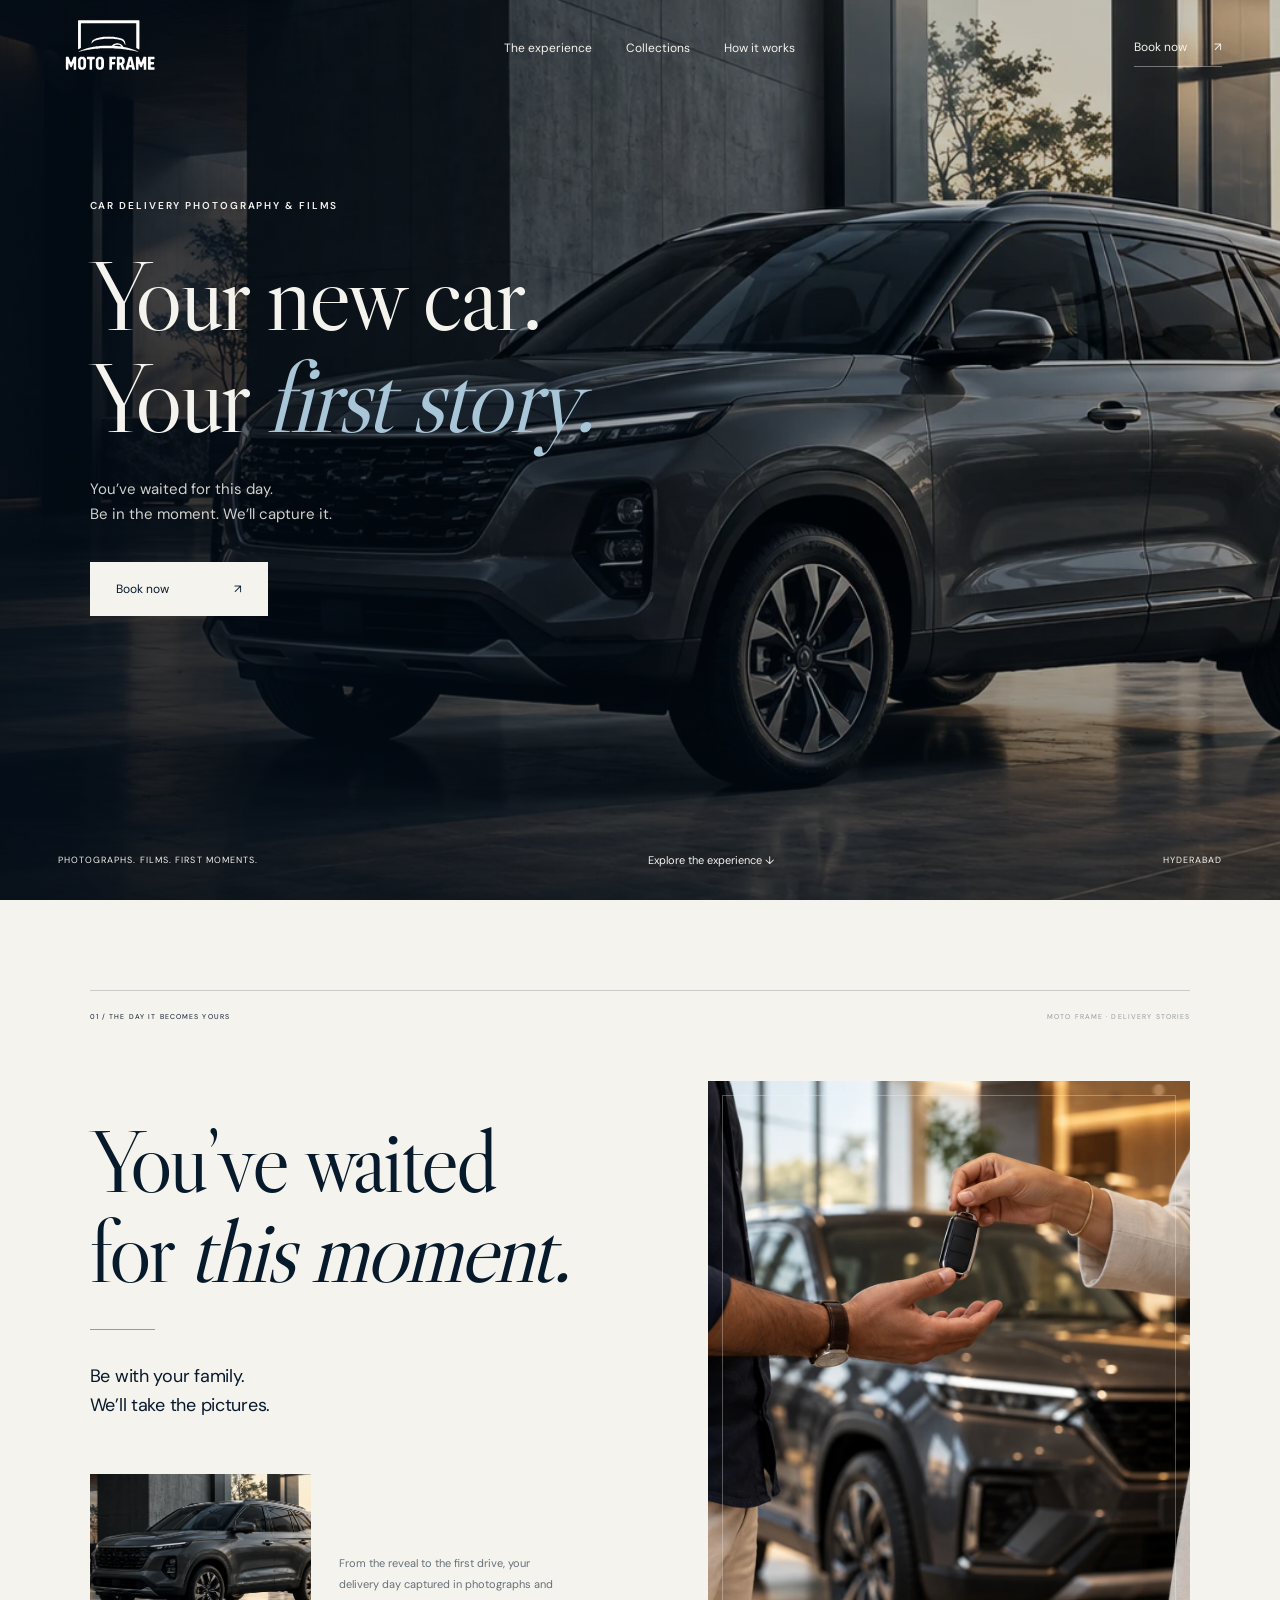
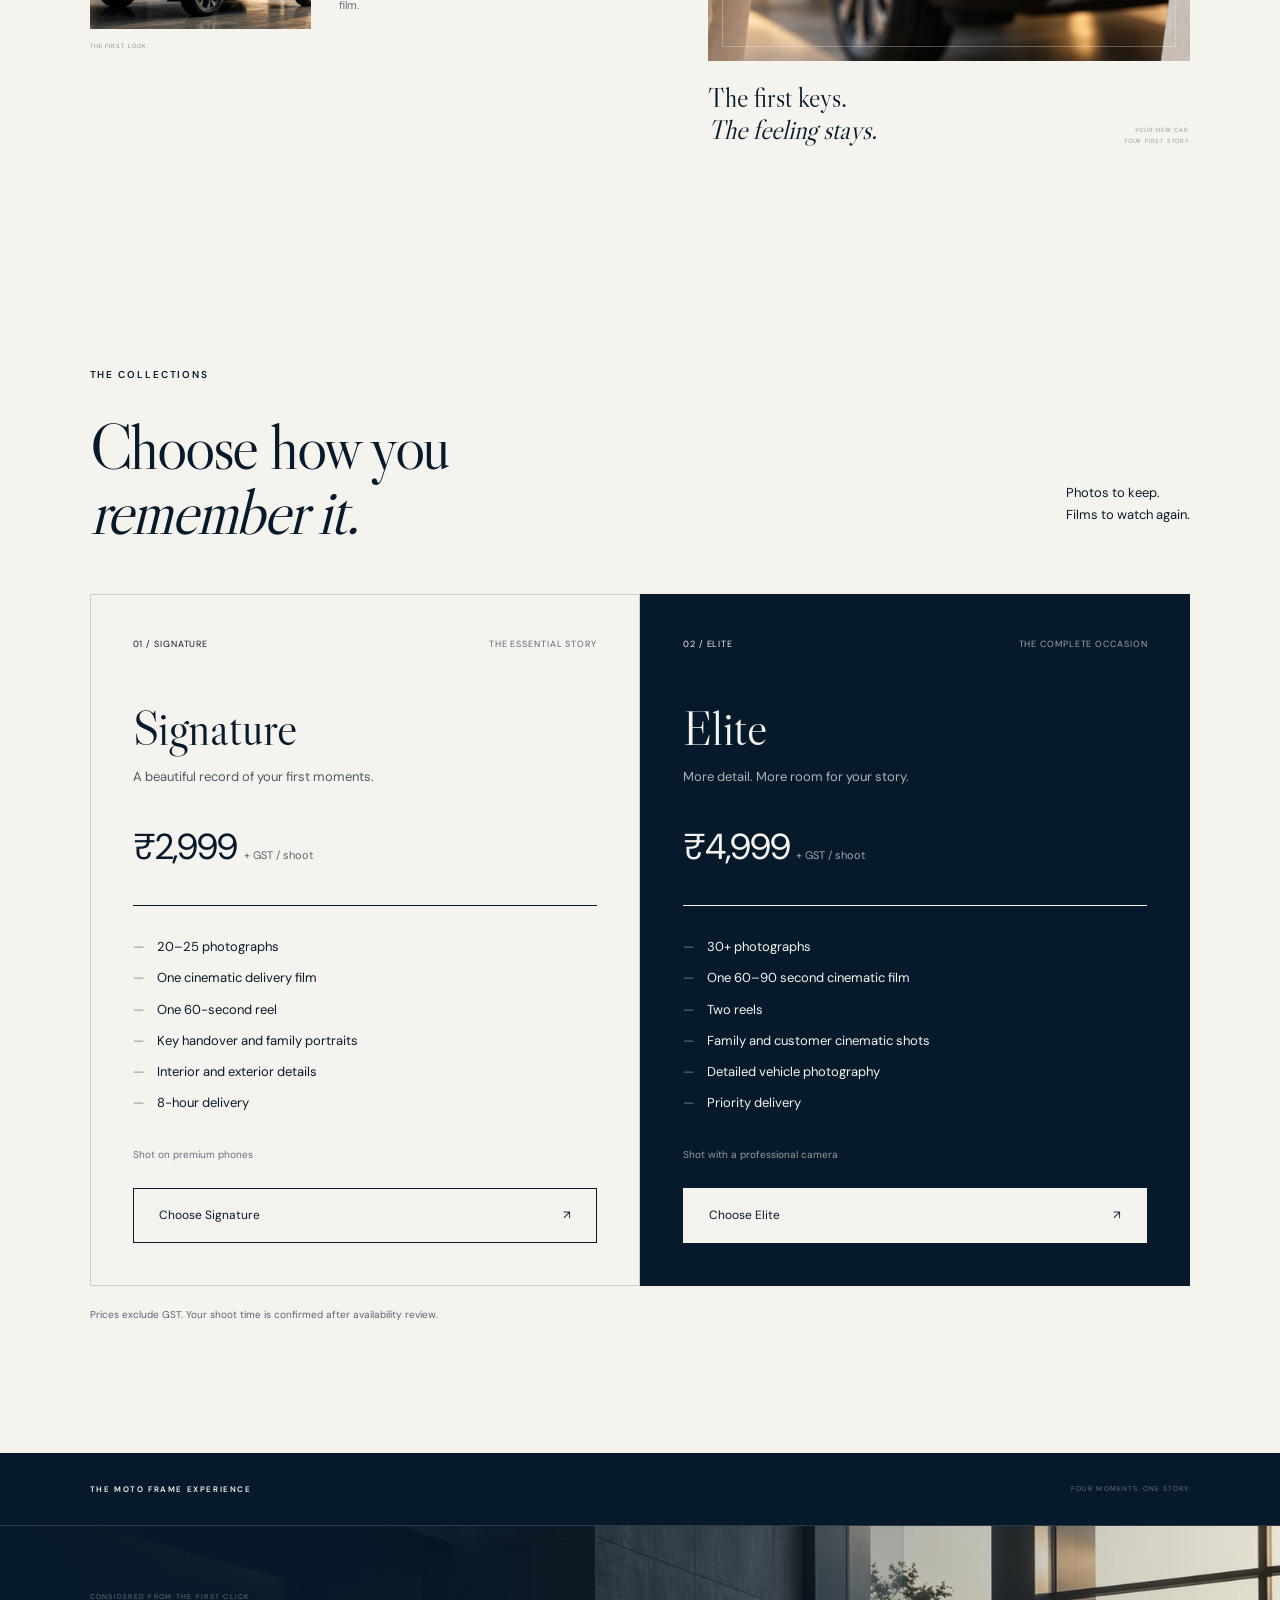
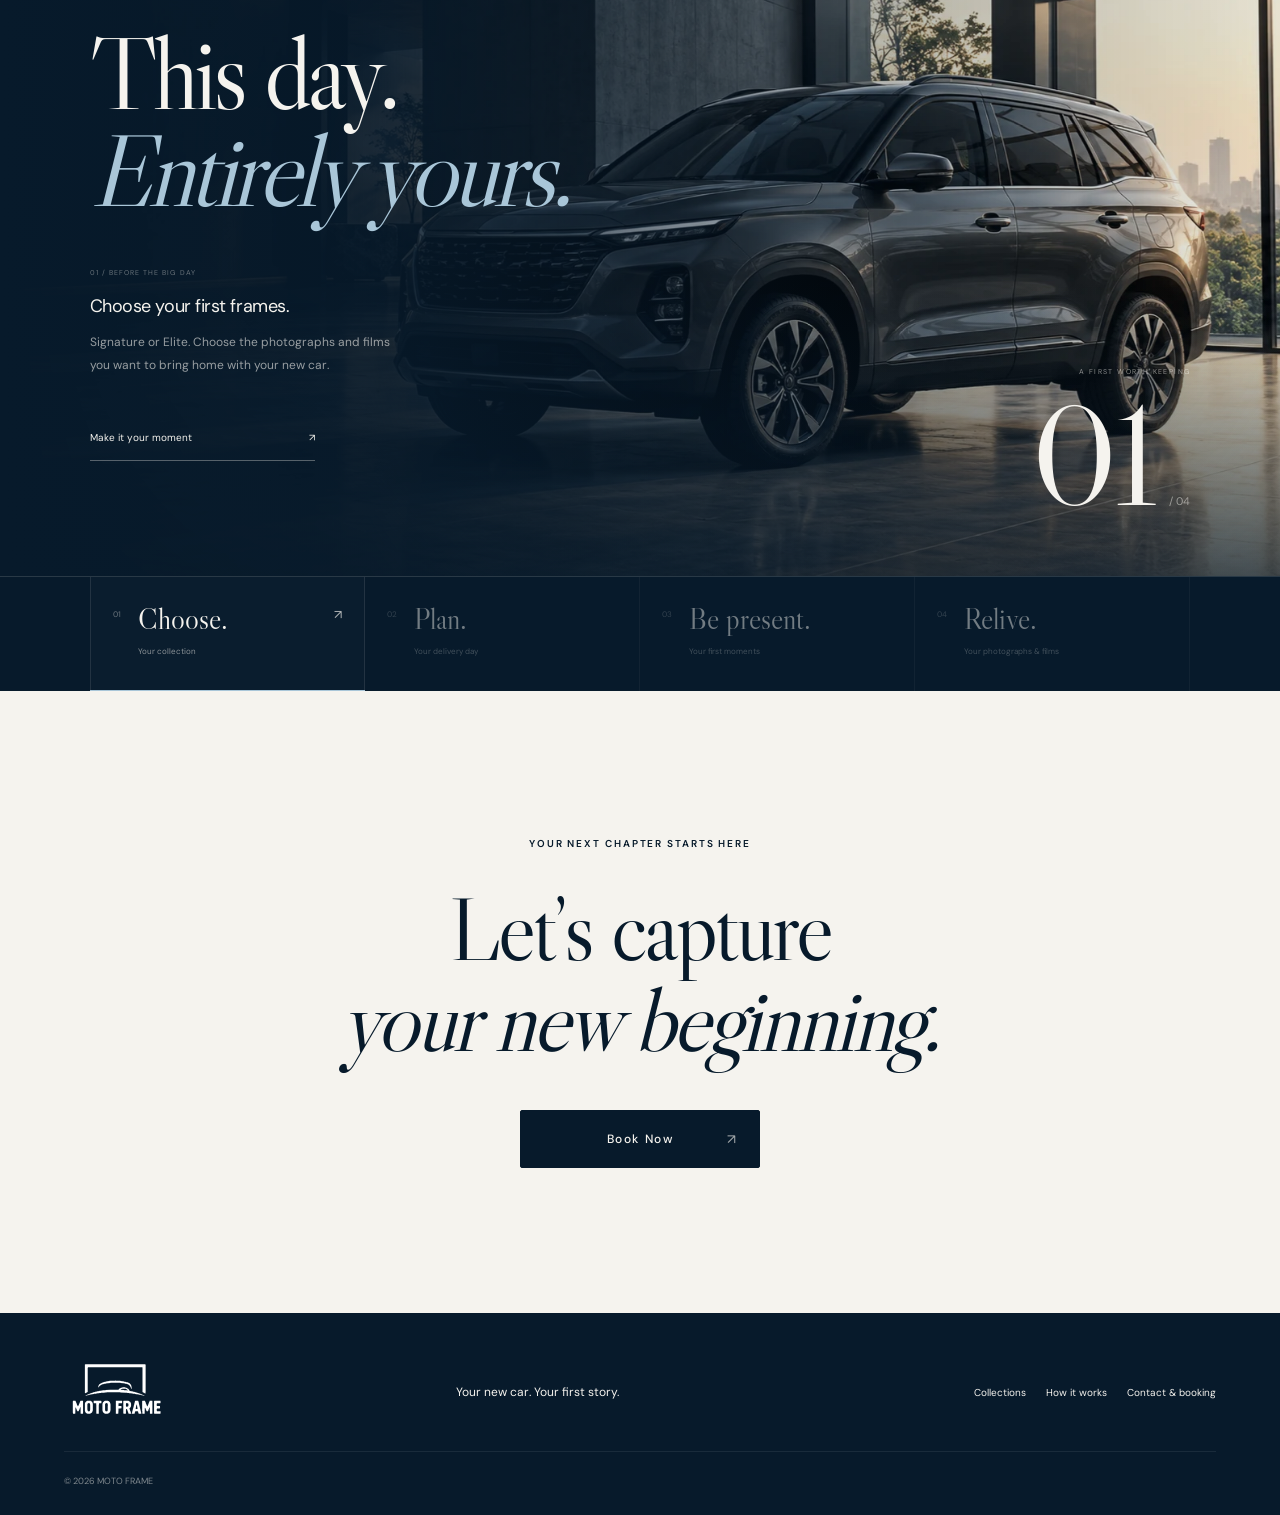
<file: index.html>
<!doctype html><html lang="en"><head><meta charset="utf-8"><meta name="viewport" content="width=device-width,initial-scale=1"><title>MOTO FRAME — Your new car. Your first story.</title><meta name="description" content="Premium car delivery photography and cinematic films. Discover Signature and Elite experiences with MOTO FRAME."><meta property="og:title" content="MOTO FRAME — Your first story"><meta property="og:description" content="Your delivery day, beautifully remembered."><meta property="og:type" content="website"><meta property="og:image" content="https://moto-frame-studio.nextzenaistrategix.chatgpt.site/assets/hero.webp"><meta name="theme-color" content="#071a2b"><link rel="stylesheet" href="style.css"><script src="app.js" defer></script></head><body><a class="skip" href="#main">Skip to content</a><header><a href="index.html" aria-label="MOTO FRAME home"><img class="logo" src="assets/logo.svg" alt="MOTO FRAME" width="122" height="78"></a><nav id="site-navigation" aria-label="Main navigation"><a href="#experience">The experience</a><a href="#collections">Collections</a><a href="#process">How it works</a></nav><a class="nav-cta" href="booking.html">Book now <span>↗</span></a><button type="button" class="menu-toggle" aria-label="Open navigation" aria-expanded="false" aria-controls="site-navigation"><span></span><span></span></button></header><main id="main"><section class="hero"><img class="hero-image" src="assets/hero.webp" alt="Graphite SUV in a quiet architectural showroom" fetchpriority="high"><div class="shade"></div><div class="hero-copy"><p class="eyebrow">CAR DELIVERY PHOTOGRAPHY & FILMS</p><h1>Your new car.<br>Your <em>first story.</em></h1><p>You’ve waited for this day.<br>Be in the moment. We’ll capture it.</p><a class="button light magnetic" href="booking.html">Book now <span>↗</span></a></div><div class="hero-bottom"><span>PHOTOGRAPHS. FILMS. FIRST MOMENTS.</span><a href="#experience">Explore the experience ↓</a><span>HYDERABAD</span></div></section><section class="story-spread" id="experience" aria-labelledby="story-heading"><div class="story-overline reveal"><span>01 / THE DAY IT BECOMES YOURS</span><span>MOTO FRAME · DELIVERY STORIES</span></div><div class="story-layout"><div class="story-copy"><h2 class="reveal" id="story-heading">You’ve waited<br>for <em>this moment.</em></h2><div class="story-fine-rule reveal" aria-hidden="true"></div><p class="story-lead reveal">Be with your family.<br>We’ll take the pictures.</p><div class="story-bottom"><figure class="story-cutaway reveal"><div><img src="assets/hero.webp" alt="A graphite SUV ready for its delivery day" loading="lazy" width="1900" height="821"></div><figcaption>THE FIRST LOOK.</figcaption></figure><div class="story-aside reveal"><p>From the reveal to the first drive, your delivery day captured in photographs and film.</p></div></div></div><figure class="story-portrait reveal"><div class="story-photo"><img src="assets/first-keys.webp" alt="Close-up of hands passing an unbranded car key in a contemporary showroom" loading="lazy" width="1024" height="1280"><span class="story-photo-line" aria-hidden="true"></span></div><figcaption><span>The first keys.<br><em>The feeling stays.</em></span><span class="story-caption-detail">YOUR NEW CAR.<br>YOUR FIRST STORY.</span></figcaption></figure></div></section><section class="section collections" id="collections"><div class="section-heading reveal"><div><p class="eyebrow">THE COLLECTIONS</p><h2>Choose how you<br><em>remember it.</em></h2></div><p>Photos to keep.<br>Films to watch again.</p></div><div class="package-grid"><article class="package reveal"><div class="package-top"><span>01 / SIGNATURE</span><span class="tag">THE ESSENTIAL STORY</span></div><h3>Signature</h3><p class="package-description">A beautiful record of your first moments.</p><p class="price">₹2,999 <small>+ GST / shoot</small></p><ul><li>20–25 photographs</li><li>One cinematic delivery film</li><li>One 60-second reel</li><li>Key handover and family portraits</li><li>Interior and exterior details</li><li>8-hour delivery</li></ul><p class="equipment">Shot on premium phones</p><a class="button outline" href="booking.html?package=Signature">Choose Signature <span>↗</span></a></article><article class="package featured reveal"><div class="package-top"><span>02 / ELITE</span><span class="tag">THE COMPLETE OCCASION</span></div><h3>Elite</h3><p class="package-description">More detail. More room for your story.</p><p class="price">₹4,999 <small>+ GST / shoot</small></p><ul><li>30+ photographs</li><li>One 60–90 second cinematic film</li><li>Two reels</li><li>Family and customer cinematic shots</li><li>Detailed vehicle photography</li><li>Priority delivery</li></ul><p class="equipment">Shot with a professional camera</p><a class="button light" href="booking.html?package=Elite">Choose Elite <span>↗</span></a></article></div><p class="fine">Prices exclude GST. Your shoot time is confirmed after availability review.</p></section><section class="signature-experience" id="process" aria-labelledby="signature-title"><div class="signature-topline"><p class="eyebrow">THE MOTO FRAME EXPERIENCE</p><span>FOUR MOMENTS. ONE STORY.</span></div><div class="signature-stage" data-phase="0"><div class="signature-image" aria-hidden="true"><img src="assets/hero.webp" alt="" loading="lazy" width="1900" height="821"></div><div class="signature-veil" aria-hidden="true"></div><div class="signature-content"><p class="signature-kicker">CONSIDERED FROM THE FIRST CLICK</p><h2 id="signature-title">This day.<br><em>Entirely yours.</em></h2><div class="signature-panel" role="tabpanel" id="experience-panel" aria-labelledby="experience-tab-0" tabindex="0"><span class="signature-chapter" id="experience-chapter">01 / BEFORE THE BIG DAY</span><h3 id="experience-heading">Choose your first frames.</h3><p id="experience-description">Signature or Elite. Choose the photographs and films you want to bring home with your new car.</p></div><a class="signature-link" href="booking.html">Make it your moment <span>↗</span></a></div><div class="signature-caption" aria-hidden="true"><span>A FIRST WORTH KEEPING</span><strong id="experience-number">01</strong><small>/ 04</small></div></div><div class="signature-timeline" role="tablist" aria-label="Your MOTO FRAME experience"><button id="experience-tab-0" type="button" role="tab" aria-controls="experience-panel" aria-selected="true" tabindex="0" data-experience-tab="0"><span class="timeline-number">01</span><span class="timeline-label">Choose.<small>Your collection</small></span><span class="timeline-arrow" aria-hidden="true">↗</span></button><button id="experience-tab-1" type="button" role="tab" aria-controls="experience-panel" aria-selected="false" tabindex="-1" data-experience-tab="1"><span class="timeline-number">02</span><span class="timeline-label">Plan.<small>Your delivery day</small></span><span class="timeline-arrow" aria-hidden="true">↗</span></button><button id="experience-tab-2" type="button" role="tab" aria-controls="experience-panel" aria-selected="false" tabindex="-1" data-experience-tab="2"><span class="timeline-number">03</span><span class="timeline-label">Be present.<small>Your first moments</small></span><span class="timeline-arrow" aria-hidden="true">↗</span></button><button id="experience-tab-3" type="button" role="tab" aria-controls="experience-panel" aria-selected="false" tabindex="-1" data-experience-tab="3"><span class="timeline-number">04</span><span class="timeline-label">Relive.<small>Your photographs & films</small></span><span class="timeline-arrow" aria-hidden="true">↗</span></button><span class="signature-progress" aria-hidden="true"></span></div></section><section class="final section reveal"><p class="eyebrow">YOUR NEXT CHAPTER STARTS HERE</p><h2>Let’s capture<br><em>your new beginning.</em></h2><a class="button dark magnetic book-now-premium" href="booking.html"><span class="book-now-label">Book Now</span><span class="book-now-arrow" aria-hidden="true">↗</span></a></section></main><footer><a href="index.html"><img class="logo" src="assets/logo.svg" alt="MOTO FRAME" width="122" height="78"></a><p>Your new car. Your first story.</p><div><a href="#collections">Collections</a><a href="#process">How it works</a><a href="booking.html">Contact & booking</a></div><p class="copyright">© <span id="year">2026</span> MOTO FRAME</p></footer></body></html>
</file>
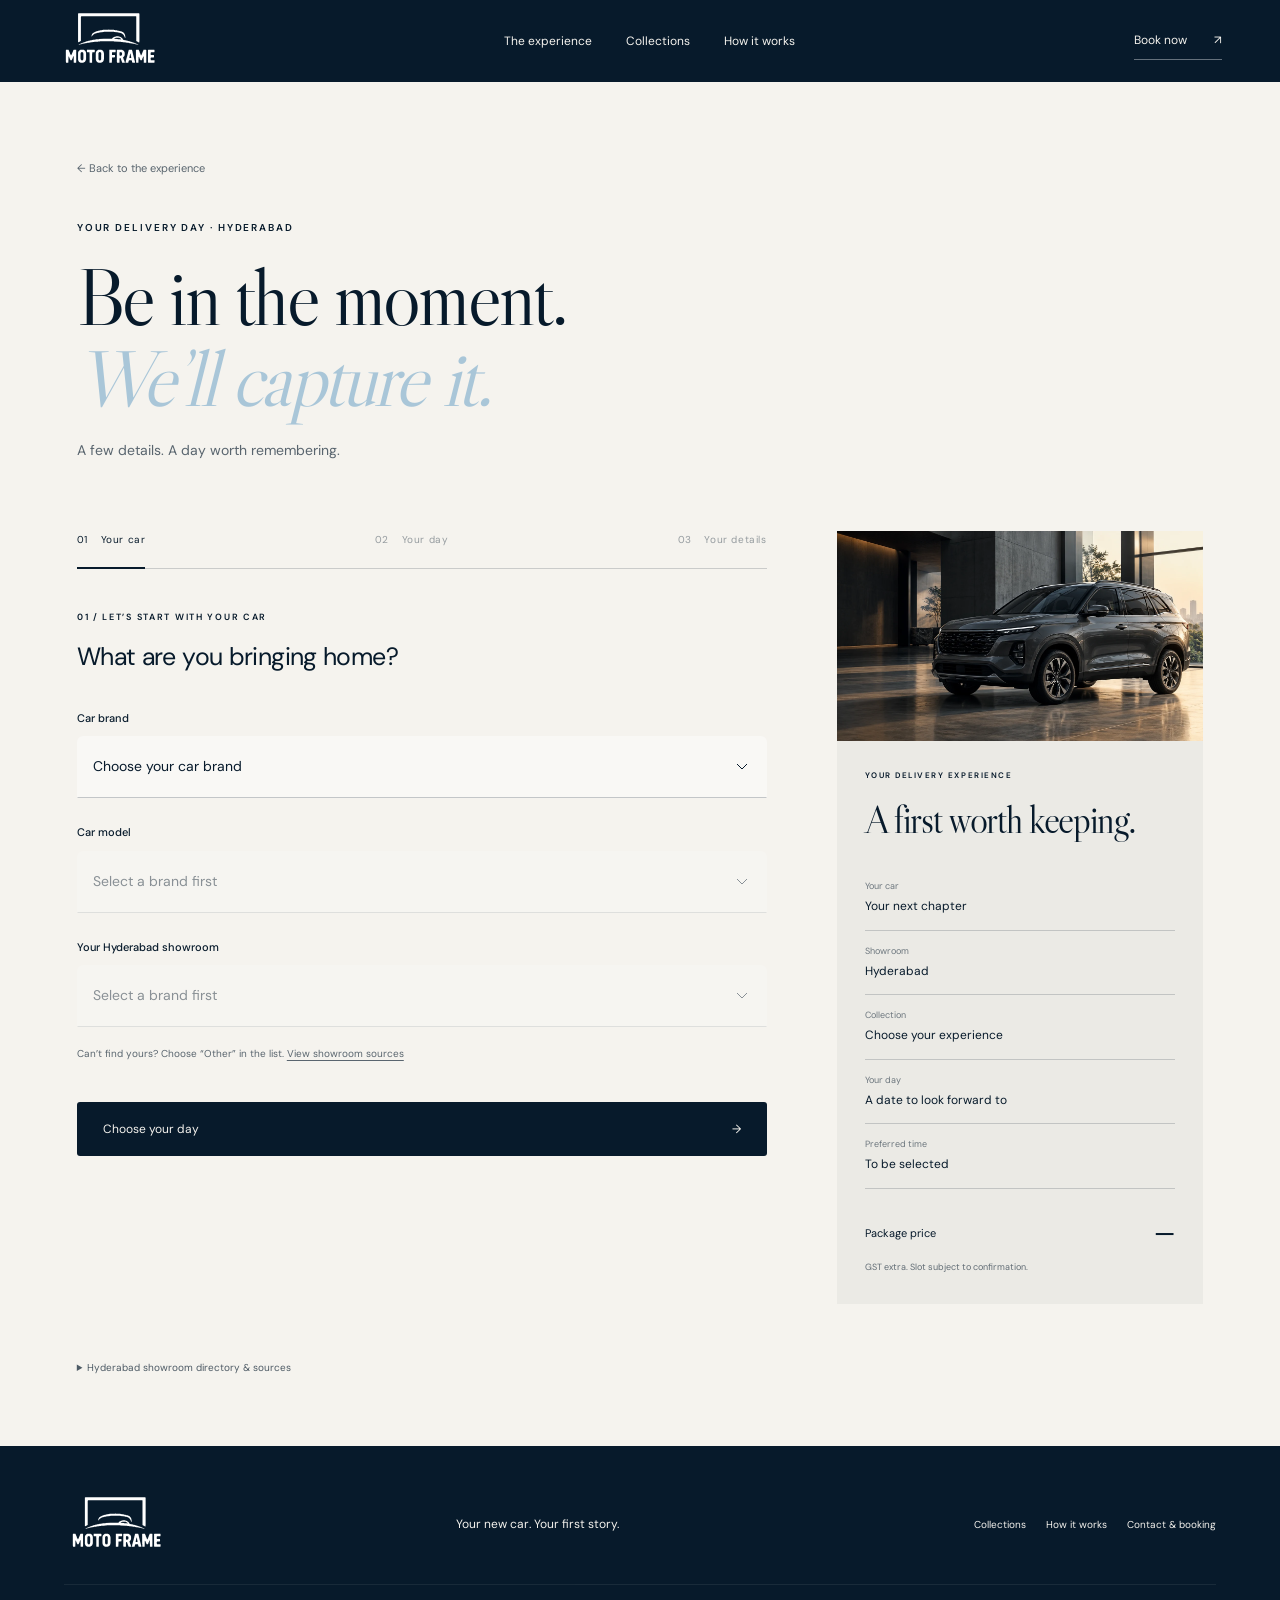
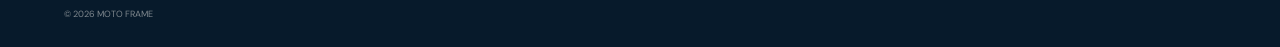
<file: booking.html>
<!doctype html><html lang="en"><head><meta charset="utf-8"><meta name="viewport" content="width=device-width,initial-scale=1"><title>Book your delivery — MOTO FRAME</title><meta name="description" content="Premium car delivery photography and cinematic films. Discover Signature and Elite experiences with MOTO FRAME."><meta property="og:title" content="MOTO FRAME — Your first story"><meta property="og:description" content="Your delivery day, beautifully remembered."><meta property="og:type" content="website"><meta property="og:image" content="https://moto-frame-studio.nextzenaistrategix.chatgpt.site/assets/hero.webp"><meta name="theme-color" content="#071a2b"><link rel="stylesheet" href="style.css"><script src="app.js" defer></script></head><body class="booking booking-v2"><a class="skip" href="#main">Skip to content</a><header><a href="index.html" aria-label="MOTO FRAME home"><img class="logo" src="assets/logo.svg" alt="MOTO FRAME" width="122" height="78"></a><nav id="site-navigation" aria-label="Main navigation"><a href="index.html#experience">The experience</a><a href="index.html#collections">Collections</a><a href="index.html#process">How it works</a></nav><a class="nav-cta" href="booking.html">Book now <span>↗</span></a><button type="button" class="menu-toggle" aria-label="Open navigation" aria-expanded="false" aria-controls="site-navigation"><span></span><span></span></button></header><main id="main" class="reservation"><div class="reservation-heading"><a class="back-link" href="index.html">← Back to the experience</a><p class="eyebrow">YOUR DELIVERY DAY · HYDERABAD</p><h1>Be in the moment.<br><em>We’ll capture it.</em></h1><p>A few details. A day worth remembering.</p></div><div class="reservation-layout"><form id="booking-form" novalidate><div class="flow-track" aria-label="Booking steps"><span class="active" data-indicator="0">01 <b>Your car</b></span><span data-indicator="1">02 <b>Your day</b></span><span data-indicator="2">03 <b>Your details</b></span></div><section class="flow-step" data-step="0"><p class="eyebrow">01 / LET’S START WITH YOUR CAR</p><h2>What are you bringing home?</h2><div class="form-grid"><div class="field full"><label for="brand">Car brand</label><select id="brand" name="brand" required><option value="">Choose your car brand</option></select></div><div class="field full"><label for="model">Car model</label><select id="model" name="model" required disabled><option value="">Select a brand first</option></select></div><div class="field full" id="custom-model-field" hidden><label for="custom-model">Your car model</label><input id="custom-model" name="customModel" maxlength="100"></div><div class="field full"><label for="showroom">Your Hyderabad showroom</label><select id="showroom" name="showroom" required disabled><option value="">Select a brand first</option></select></div><div class="field full" id="custom-showroom-field" hidden><label for="custom-showroom">Showroom name & Hyderabad location</label><input id="custom-showroom" name="customShowroom" maxlength="180"></div></div><p class="directory-note">Can’t find yours? Choose “Other” in the list. <a href="#directory-sources">View showroom sources</a></p><button type="button" class="button dark next-step">Choose your day <span>→</span></button></section><section class="flow-step" data-step="1" hidden><p class="eyebrow">02 / MAKE TIME FOR YOUR MOMENT</p><h2>When is the big day?</h2><fieldset class="collection-options"><legend>Your collection</legend><label class="collection-option"><input type="radio" name="collection" value="Signature" required><span><b>Signature</b><small>20–25 photos · Film · 1 × 60-second reel · 8-hour delivery</small></span><strong>₹2,999<small>+ GST</small></strong></label><label class="collection-option"><input type="radio" name="collection" value="Elite" required><span><b>Elite</b><small>30+ photos · Film · 2 reels</small></span><strong>₹4,999<small>+ GST</small></strong></label></fieldset><div class="date-time-area"><div class="calendar-card"><div class="calendar-title"><span>Delivery date</span><div><button type="button" id="prev-month" aria-label="Previous month">←</button><strong id="calendar-month" aria-live="polite"></strong><button type="button" id="next-month" aria-label="Next month">→</button></div></div><div class="weekdays" aria-hidden="true"><span>M</span><span>T</span><span>W</span><span>T</span><span>F</span><span>S</span><span>S</span></div><div class="calendar-grid" id="calendar-grid" role="group" aria-label="Choose delivery date"></div><input type="hidden" name="date" id="date"><p class="calendar-selection" id="date-caption">Choose a date</p></div><fieldset class="time-card"><legend>Preferred time</legend><p class="time-subtitle">All times in Hyderabad (IST)</p><div class="time-grid" id="time-grid"></div><p class="time-note">Select your expected handover time. Shoot availability is confirmed separately.</p></fieldset></div><p class="step-error" id="schedule-error" role="alert"></p><div class="step-actions"><button type="button" class="back-step">← Your car</button><button type="button" class="button dark next-step">Your details <span>→</span></button></div></section><section class="flow-step" data-step="2" hidden><p class="eyebrow">03 / YOU’RE ALMOST THERE</p><h2>Who’s collecting the keys?</h2><div class="form-grid"><div class="field full"><label for="name">Your name</label><input id="name" name="name" autocomplete="name" required maxlength="100" placeholder="Full name"></div><div class="field"><label for="phone">Phone number</label><input id="phone" name="phone" type="tel" autocomplete="tel" required pattern="[+0-9 ()-]{7,20}" maxlength="20" placeholder="+91"></div><div class="field"><label for="email">Email address</label><input id="email" name="email" type="email" autocomplete="email" required maxlength="180" placeholder="you@example.com"></div><div class="field full"><label for="notes">Anything special? <span class="optional">Optional</span></label><textarea id="notes" name="notes" rows="3" maxlength="1000" placeholder="A family surprise, a first car, or something you’d love us to capture."></textarea></div></div><label class="consent"><input type="checkbox" name="consent" required><span>I agree to share these details with MOTO FRAME to arrange my shoot. <a href="privacy.html">Privacy notice</a></span></label><p class="booking-explanation">You’ll receive a booking ID immediately. Your shoot remains pending until the team confirms availability. No payment is collected here.</p><div class="step-actions"><button type="button" class="back-step">← Your day</button><button id="submit-booking" class="button dark book-now-premium" type="submit"><span class="book-now-label">Book Now</span><span class="book-now-arrow" aria-hidden="true">↗</span></button></div><p class="step-error" id="submit-error" role="alert"></p></section></form><aside class="reservation-summary"><div class="summary-photo"><img src="assets/hero.webp" alt="Graphite SUV in a contemporary showroom"></div><div class="summary-content"><p class="eyebrow">YOUR DELIVERY EXPERIENCE</p><h2>A first worth keeping.</h2><dl><div><dt>Your car</dt><dd id="summary-car">Your next chapter</dd></div><div><dt>Showroom</dt><dd id="summary-showroom">Hyderabad</dd></div><div><dt>Collection</dt><dd id="summary-package">Choose your experience</dd></div><div><dt>Your day</dt><dd id="summary-date">A date to look forward to</dd></div><div><dt>Preferred time</dt><dd id="summary-time">To be selected</dd></div></dl><div class="summary-price"><span>Package price</span><strong id="summary-price">—</strong></div><p class="micro">GST extra. Slot subject to confirmation.</p></div></aside></div><section class="directory-sources" id="directory-sources"><details><summary>Hyderabad showroom directory & sources</summary><p>Selected sales showrooms researched on 18 October 2026. This directory is not exhaustive. Names identify your collection location and do not imply a MOTO FRAME partnership. Confirm your exact outlet with your car showroom.</p><div id="source-links"></div></details></section><section id="booking-success" class="booking-success confirmation-v3 confirmation-minimal celebration-confirmation" hidden tabindex="-1" aria-labelledby="confirmation-heading"><h1 id="confirmation-heading">Your celebration<br>is booked.</h1><div class="celebration-tick" aria-hidden="true"><svg viewBox="0 0 48 48" fill="none"><path d="m13 24 7.5 7.5L35 17" stroke="currentColor" stroke-width="1.5" stroke-linecap="round" stroke-linejoin="round"/></svg></div><div class="celebration-reference"><span>BOOKING ID</span><strong id="confirmation-id"></strong></div></section></main><footer><a href="index.html"><img class="logo" src="assets/logo.svg" alt="MOTO FRAME" width="122" height="78"></a><p>Your new car. Your first story.</p><div><a href="index.html#collections">Collections</a><a href="index.html#process">How it works</a><a href="booking.html">Contact & booking</a></div><p class="copyright">© <span id="year">2026</span> MOTO FRAME</p></footer><script src="booking.js" defer></script></body></html>
</file>
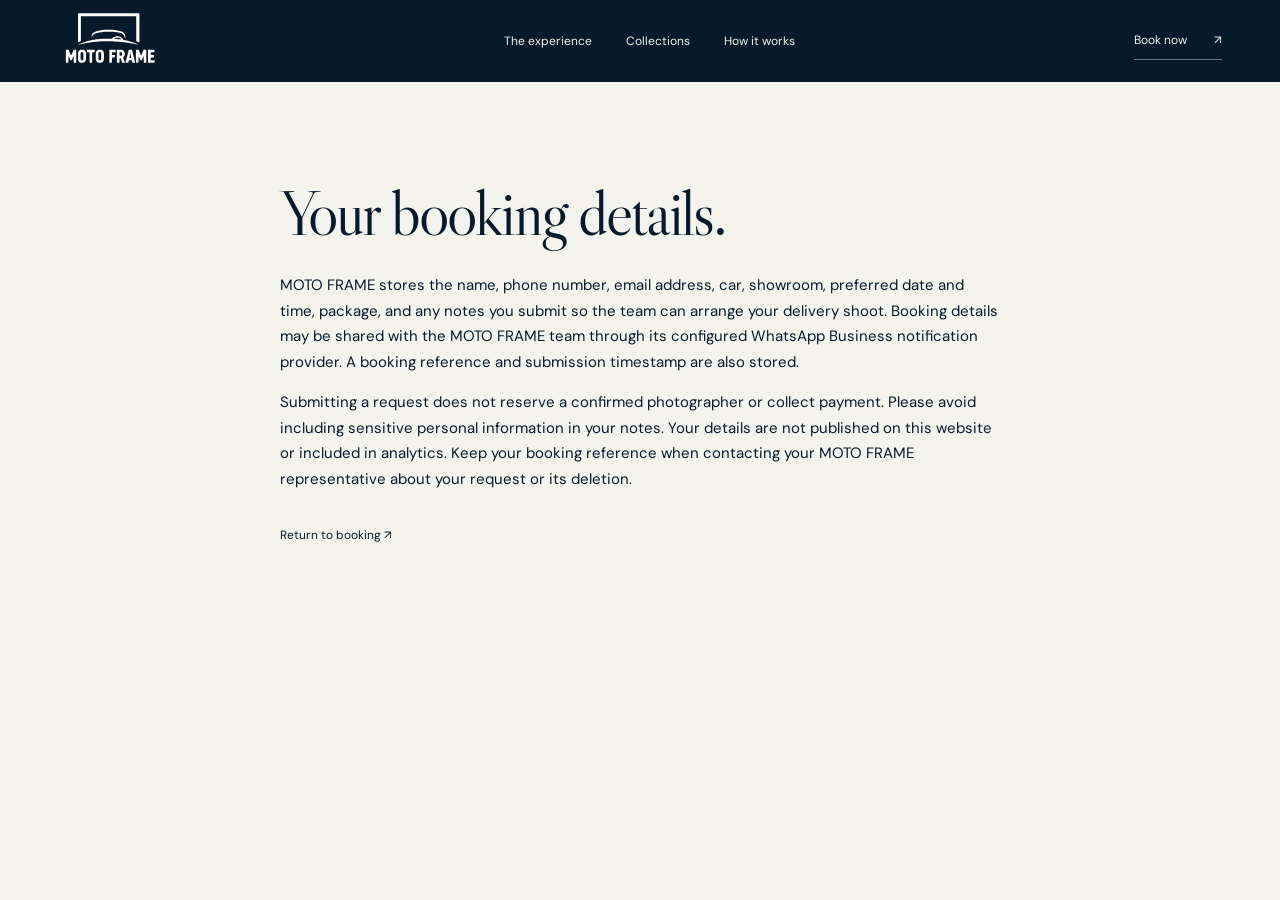
<file: privacy.html>
<!doctype html><html lang="en"><head><meta charset="utf-8"><meta name="viewport" content="width=device-width,initial-scale=1"><title>Book your delivery — MOTO FRAME</title><meta name="description" content="Premium car delivery photography and cinematic films. Discover Signature and Elite experiences with MOTO FRAME."><meta property="og:title" content="MOTO FRAME — Your first story"><meta property="og:description" content="Your delivery day, beautifully remembered."><meta property="og:type" content="website"><meta property="og:image" content="https://moto-frame-studio.nextzenaistrategix.chatgpt.site/assets/hero.webp"><meta name="theme-color" content="#071a2b"><link rel="stylesheet" href="style.css"><script src="app.js" defer></script></head><body class="booking"><header><a href="index.html" aria-label="MOTO FRAME home"><img class="logo" src="assets/logo.svg" alt="MOTO FRAME" width="122" height="78"></a><nav id="site-navigation" aria-label="Main navigation"><a href="index.html#experience">The experience</a><a href="index.html#collections">Collections</a><a href="index.html#process">How it works</a></nav><a class="nav-cta" href="booking.html">Book now <span>↗</span></a><button type="button" class="menu-toggle" aria-label="Open navigation" aria-expanded="false" aria-controls="site-navigation"><span></span><span></span></button></header><main class="section" style="padding-top:180px;max-width:900px;margin:auto"><h1 style="font-size:64px">Your booking details.</h1><p>MOTO FRAME stores the name, phone number, email address, car, showroom, preferred date and time, package, and any notes you submit so the team can arrange your delivery shoot. Booking details may be shared with the MOTO FRAME team through its configured WhatsApp Business notification provider. A booking reference and submission timestamp are also stored.</p><p>Submitting a request does not reserve a confirmed photographer or collect payment. Please avoid including sensitive personal information in your notes. Your details are not published on this website or included in analytics. Keep your booking reference when contacting your MOTO FRAME representative about your request or its deletion.</p><a class="text-link" href="booking.html">Return to booking ↗</a></main></body></html>
</file>
<file: style.css>
@import url('https://fonts.googleapis.com/css2?family=DM+Sans:wght@400;450;500;600&family=Libre+Caslon+Display&display=swap');
:root{--ink:#071a2b;--paper:#f5f3ee;--accent:#a9c6d8;--line:rgba(7,26,43,.18);--ease:cubic-bezier(.22,1,.36,1)}*{box-sizing:border-box}html{scroll-behavior:smooth;scroll-padding-top:100px}body{margin:0;background:var(--paper);color:var(--ink);font-family:'DM Sans',Arial,sans-serif;font-size:15px;line-height:1.7}a{color:inherit;text-decoration:none}button,input,select,textarea{font:inherit}a,button{-webkit-tap-highlight-color:transparent}a:focus-visible,button:focus-visible,input:focus-visible,select:focus-visible,textarea:focus-visible{outline:2px solid #789fb8;outline-offset:6px}img{max-width:100%;display:block}.skip{position:fixed;top:-80px;z-index:100;background:var(--paper);padding:12px}.skip:focus{top:0}header{position:fixed;inset:0 0 auto;z-index:20;display:flex;align-items:center;justify-content:space-between;padding:14px 4.5%;color:var(--paper);transition:background .5s,padding .5s}header.scrolled,body.booking header{background:var(--ink);padding-top:7px;padding-bottom:7px}.logo{width:106px;height:68px;object-fit:contain}nav{display:flex;gap:34px;font-size:12px}nav a,.text-link,footer a{position:relative}nav a:after,.text-link:after{content:'';height:1px;background:currentColor;position:absolute;bottom:-4px;left:0;width:100%;transform:scaleX(0);transform-origin:left;transition:transform .5s var(--ease)}nav a:hover:after,.text-link:hover:after{transform:scaleX(1)}.nav-cta{font-size:12px;border-bottom:1px solid #ffffff60;padding:8px 0}.nav-cta span{margin-left:24px}.hero{position:relative;min-height:790px;height:100svh;max-height:1200px;color:var(--paper);background:var(--ink);overflow:hidden}.hero-image{position:absolute;width:100%;height:112%;object-fit:cover;object-position:65% center;top:-5%;will-change:transform}.shade{position:absolute;inset:0;background:linear-gradient(90deg,rgba(3,13,24,.83),rgba(3,13,24,.22) 67%),linear-gradient(0deg,rgba(3,13,24,.55),transparent 40%)}.hero-copy{position:relative;padding:clamp(190px,22vh,300px) 7% 140px;animation:arrive 1.5s var(--ease) both}.eyebrow{font-size:10px;font-weight:600;letter-spacing:.19em;line-height:1.5;margin:0 0 32px}h1,h2,h3,p{margin-top:0}h1,h2{font-family:'Libre Caslon Display',Georgia,serif;font-weight:400;letter-spacing:-.035em;line-height:1.02}h1{font-size:clamp(68px,7.8vw,124px);margin-bottom:28px}em{font-weight:400;color:inherit}h1 em{color:var(--accent)}.hero-copy>p:not(.eyebrow){font-size:15px;line-height:1.7;opacity:.85;margin-bottom:34px}.button{display:inline-flex;align-items:center;justify-content:space-between;gap:65px;min-height:54px;padding:16px 25px;font-size:12px;transition:opacity .4s,background .4s,transform .6s var(--ease);border:1px solid transparent;cursor:pointer}.button:hover{opacity:.8}.light{background:var(--paper);color:var(--ink)}.dark{background:var(--ink);color:var(--paper)}.outline{border-color:var(--ink)}.hero-bottom{position:absolute;bottom:30px;left:4.5%;right:4.5%;display:flex;justify-content:space-between;align-items:center;font-size:9px;letter-spacing:.12em}.hero-bottom a{font-size:11px;letter-spacing:0}.section{padding:120px 7%}.intro{padding-top:135px;padding-bottom:75px}.intro-grid{display:grid;grid-template-columns:1.5fr 1fr;gap:9%}h2{font-size:clamp(46px,5vw,78px);margin-bottom:35px}.intro-grid>div{max-width:390px;padding-top:5px}p{color:inherit}.body-large{font-size:22px;line-height:1.5}.intro-grid p:not(.body-large),.editorial-copy>p:not(.eyebrow),.partners p:not(.eyebrow){opacity:.76}.text-link{display:inline-flex;gap:45px;font-size:12px;margin-top:18px}.details-strip{margin-top:80px;padding-top:25px;border-top:1px solid var(--line);display:flex;justify-content:space-between;font-size:11px}.editorial{display:grid;grid-template-columns:1.25fr 1fr;min-height:650px}.editorial-image{position:relative;overflow:hidden;background:var(--ink)}.editorial-image img{height:100%;width:100%;object-fit:cover;object-position:80% center;transform:scale(1.3)}.editorial-image>span{position:absolute;bottom:24px;left:28px;color:var(--paper);font-size:8px;letter-spacing:.13em}.editorial-copy{padding:100px 15%;background:#e9e8e3}.editorial-copy>p{max-width:320px}.small-rule{display:block;width:40px;border-top:1px solid var(--ink);margin:36px 0}.micro{font-size:11px}.section-heading{display:flex;justify-content:space-between;align-items:end;gap:30px;margin-bottom:50px}.section-heading h2{margin:0}.section-heading>p{font-size:13px;padding-bottom:5px}.package-grid{display:grid;grid-template-columns:1fr 1fr}.package{padding:42px;border:1px solid var(--line)}.featured{background:var(--ink);color:var(--paper)}.package-top{display:flex;justify-content:space-between;gap:15px;font-size:9px;letter-spacing:.1em;margin-bottom:44px}.tag{opacity:.65}h3{font-size:25px;line-height:1.3;font-weight:400}.package h3{font-family:'Libre Caslon Display',Georgia,serif;font-size:48px;margin-bottom:7px}.package-description{font-size:13px;opacity:.7}.price{font-size:36px;letter-spacing:-.03em;margin:28px 0}.price small{font-size:11px;letter-spacing:0;opacity:.65}.package ul{list-style:none;padding:25px 0 0;border-top:1px solid currentColor;margin-bottom:28px;font-size:13px;line-height:2.4}.package li:before{content:'—';margin-right:13px;opacity:.45}.equipment{font-size:10px;opacity:.6}.package .button{width:100%;margin-top:15px}.fine{font-size:10px;opacity:.65;margin-top:20px}.process{padding-top:40px}.steps{display:grid;grid-template-columns:repeat(4,1fr);gap:35px;margin-top:65px}.steps article{border-top:1px solid var(--line);padding-top:23px}.steps article>span{font-size:11px;opacity:.5}.steps h3{font-size:19px;margin-top:40px;margin-bottom:16px}.steps p{font-size:13px;opacity:.7;max-width:240px}.partners{background:var(--ink);color:var(--paper)}.partner-layout{display:grid;grid-template-columns:1.4fr 1fr;gap:14%}.partner-layout>div>p:not(.eyebrow){max-width:420px}.partner-layout .button{margin-top:24px}.partner-proof{padding-top:12px}.partner-proof>div:first-child{display:flex;align-items:center;gap:30px}.partner-proof strong{font-family:'Libre Caslon Display',Georgia,serif;font-size:130px;font-weight:400;line-height:1}.partner-proof strong small{font-size:55px}.partner-proof span{font-size:12px}.partner-facts{border-top:1px solid #ffffff30;margin-top:28px;padding-top:25px}.partner-facts p{font-size:13px;margin-bottom:12px}.partner-proof>.micro{margin-top:35px}.final{text-align:center;padding:145px 20px}.final h2{font-size:clamp(60px,7vw,104px);margin-bottom:40px}footer{background:var(--ink);color:var(--paper);padding:45px 5% 25px;display:grid;grid-template-columns:1fr 1fr 1fr;align-items:center;gap:25px}footer p{font-size:12px;margin:0}footer>div{display:flex;gap:20px;justify-content:end;font-size:10px}.copyright{grid-column:1/-1;opacity:.5;border-top:1px solid #ffffff25;padding-top:22px;font-size:9px}body.js .reveal{opacity:0;transform:translateY(25px);transition:opacity 1s var(--ease),transform 1s var(--ease)}body.js .reveal.visible{opacity:1;transform:none}.booking-main{padding-top:155px;max-width:1250px;margin:auto}.booking-head{text-align:center;padding:30px 20px 55px}.booking-head h1{font-size:clamp(55px,6vw,85px)}.booking-head .eyebrow{margin-bottom:25px}.booking-head p{font-size:13px}.booking-layout{display:grid;grid-template-columns:1.65fr 1fr;gap:65px;padding:0 7% 100px}.booking-form{display:grid;grid-template-columns:1fr 1fr;gap:25px}.field{display:flex;flex-direction:column;gap:9px}.field label{font-size:11px}.field input,.field select,.field textarea{width:100%;border:1px solid var(--line);background:transparent;border-radius:0;padding:14px;color:var(--ink);min-width:0}.full{grid-column:1/-1}.booking-note{border-top:1px solid var(--line);padding-top:25px}.booking-note h2{font-size:40px}.booking-note p,.booking-note li{font-size:12px}.booking-note ul{padding-left:16px}.notice{font-size:11px;line-height:1.6;opacity:.7}.status{padding:20px;border:1px solid var(--line);font-size:13px}.status:empty{display:none}@keyframes arrive{from{opacity:0;transform:translateY(20px)}to{opacity:1;transform:none}}@media(min-width:1600px){.section{padding-left:max(7%,calc((100vw - 1400px)/2));padding-right:max(7%,calc((100vw - 1400px)/2))}}@media(max-width:800px){header{padding:10px 5%}nav{display:none}.logo{width:90px;height:58px}.nav-cta{font-size:10px}.hero{min-height:700px;max-height:950px}.hero-copy{padding:210px 7% 140px}.hero-image{object-position:62% center}.shade{background:linear-gradient(90deg,#03101ddd,#03101d45),linear-gradient(0deg,#03101d88,transparent)}h1{font-size:70px}.hero-bottom>span:last-child{display:none}.hero-bottom{font-size:7px}.hero-bottom a{font-size:10px}.section{padding:80px 7%}.intro-grid,.partner-layout{grid-template-columns:1fr;gap:25px}.intro-grid>div{max-width:100%}.details-strip{display:grid;grid-template-columns:1fr 1fr;gap:20px;margin-top:45px}.editorial{grid-template-columns:1fr}.editorial-image{height:430px}.editorial-copy{padding:65px 7%}.section-heading{display:block}.section-heading>p{margin-top:25px}.package-grid{grid-template-columns:1fr}.package{padding:30px}.steps{grid-template-columns:1fr 1fr;gap:25px}.steps h3{margin-top:25px}.partner-proof{margin-top:40px}.final{padding:90px 7%}footer{grid-template-columns:1fr 1fr}footer>div{grid-column:1/-1;justify-content:start;gap:30px}footer>p{text-align:right}.booking-layout{grid-template-columns:1fr;gap:45px}.booking-form{gap:20px}.booking-head{padding-top:10px}.booking-main{padding-top:130px}}@media(max-width:420px){h1{font-size:59px}.hero-copy{padding-top:200px}.hero-bottom>span{max-width:140px}.package-top{font-size:8px}.booking-form{grid-template-columns:1fr}.field,.full{grid-column:1}.steps{gap:20px}footer>p{font-size:10px}}@media(prefers-reduced-motion:reduce){html{scroll-behavior:auto}*,*:before,*:after{animation:none!important;transition:none!important}.hero-image{will-change:auto}body.js .reveal{opacity:1;transform:none}}
/* A quiet, guided reservation experience. */
[hidden]{display:none!important}.booking-v2{background:#f5f3ee}.reservation{max-width:1400px;margin:auto;padding:140px 6% 70px}.reservation-heading{padding:15px 0 55px}.back-link{font-size:11px;display:inline-block;margin-bottom:42px;opacity:.65}.reservation-heading .eyebrow{margin-bottom:22px}.reservation-heading h1{font-size:clamp(58px,6.2vw,91px);margin-bottom:20px}.reservation-heading>p:last-child{font-size:14px;opacity:.65}.reservation-layout{display:grid;grid-template-columns:minmax(0,1.6fr) minmax(280px,.85fr);gap:70px;align-items:start}.flow-track{display:flex;gap:0;justify-content:space-between;margin-bottom:42px;border-bottom:1px solid var(--line)}.flow-track>span{font-size:10px;letter-spacing:.06em;padding:0 0 20px;opacity:.4;position:relative}.flow-track b{font-weight:400;margin-left:9px}.flow-track>span:after{content:'';position:absolute;bottom:-1px;left:0;height:2px;width:100%;background:var(--ink);transform:scaleX(0);transform-origin:left;transition:transform .65s var(--ease)}.flow-track>span.active{opacity:1}.flow-track>span.active:after{transform:scaleX(1)}.flow-track>span.complete{opacity:.7}.flow-step{animation:arrive .65s var(--ease) both}.flow-step>.eyebrow{font-size:9px;margin-bottom:15px}.flow-step h2{font-family:'DM Sans',sans-serif;font-size:25px;line-height:1.35;letter-spacing:-.025em;margin-bottom:35px}.form-grid{display:grid;grid-template-columns:1fr 1fr;gap:25px 20px}.booking-v2 .field label{font-size:11px;font-weight:500}.booking-v2 .field input,.booking-v2 .field select,.booking-v2 .field textarea{background:rgba(255,255,255,.4);border:1px solid transparent;border-bottom:1px solid #071a2b38;border-radius:6px 6px 0 0;padding:18px 15px;font-size:14px;transition:border .3s,background .3s,box-shadow .3s}.booking-v2 .field input:hover,.booking-v2 .field select:hover{background:rgba(255,255,255,.75)}.booking-v2 .field input:focus,.booking-v2 .field select:focus,.booking-v2 .field textarea:focus{outline:none;border-color:#071a2b55;background:#fff;box-shadow:0 4px 18px #071a2b08}.field select:disabled{opacity:.45;cursor:not-allowed}.field select{appearance:none;background-image:url("data:image/svg+xml,%3Csvg xmlns='http://www.w3.org/2000/svg' width='12' height='8'%3E%3Cpath d='m1 1 5 5 5-5' fill='none' stroke='%23071a2b'/%3E%3C/svg%3E")!important;background-position:right 18px center!important;background-repeat:no-repeat!important;padding-right:40px!important}.directory-note{font-size:10px;opacity:.65;margin:18px 0 35px}.directory-note a{text-decoration:underline;text-underline-offset:3px}.flow-step>.button{width:100%;margin-top:5px}.reservation-summary{background:#ebeae5;position:sticky;top:120px}.summary-photo{height:210px;overflow:hidden}.summary-photo img{height:100%;width:100%;object-fit:cover;object-position:75%}.summary-content{padding:28px}.summary-content .eyebrow{font-size:8px;margin-bottom:18px}.summary-content h2{font-size:38px;line-height:1.1;margin-bottom:25px}.summary-content dl{margin:0}.summary-content dl>div{border-bottom:1px solid var(--line);padding:13px 0}.summary-content dt{font-size:9px;opacity:.55;margin-bottom:3px}.summary-content dd{font-size:12px;margin:0;line-height:1.6;overflow-wrap:anywhere;transition:opacity .3s}.summary-price{display:flex;justify-content:space-between;align-items:center;margin-top:24px;font-size:11px}.summary-price strong{font-size:24px;font-weight:500}.summary-content>.micro{font-size:9px;opacity:.6;margin:7px 0 0}.collection-options{border:0;padding:0;margin:0 0 30px}.collection-options legend,.time-card legend{font-size:11px;font-weight:500;margin-bottom:12px}.collection-option{display:flex;gap:15px;align-items:center;border:1px solid var(--line);border-radius:7px;padding:17px;cursor:pointer;margin-bottom:10px;transition:border-color .4s,background .4s,transform .4s var(--ease)}.collection-option:hover{transform:translateY(-2px);background:#ffffff80}.collection-option:has(input:checked){background:var(--ink);color:var(--paper);border-color:var(--ink)}.collection-option input{accent-color:var(--accent);width:16px;height:16px}.collection-option>span{flex:1}.collection-option b{display:block;font-weight:500;font-size:14px}.collection-option small{display:block;font-size:9px;opacity:.6;font-weight:400}.collection-option>strong{text-align:right;font-size:19px;font-weight:400}.date-time-area{display:grid;grid-template-columns:1.2fr 1fr;gap:22px}.calendar-card,.time-card{border:1px solid var(--line);border-radius:8px;padding:18px;min-width:0;background:#ffffff40}.calendar-title>span{font-size:11px;font-weight:500}.calendar-title>div{display:flex;align-items:center;justify-content:space-between;margin:14px 0 18px}.calendar-title strong{font-size:12px;font-weight:500}.calendar-title button{border:0;background:transparent;width:30px;height:30px;cursor:pointer;border-radius:50%;transition:background .3s}.calendar-title button:hover{background:#071a2b0d}.calendar-title button:disabled{opacity:.2;cursor:default}.weekdays,.calendar-grid{display:grid;grid-template-columns:repeat(7,minmax(0,1fr));gap:4px}.weekdays{font-size:9px;opacity:.45;text-align:center;margin-bottom:12px}.calendar-grid button{border:0;background:transparent;color:var(--ink);padding:0;border-radius:50%;aspect-ratio:1;cursor:pointer;font-size:11px;transition:background .3s,color .3s,transform .4s var(--ease);min-width:0}.calendar-grid button:not(:disabled):hover{background:#071a2b0c;transform:scale(1.08)}.calendar-grid button.today{box-shadow:inset 0 0 0 1px var(--line)}.calendar-grid button[aria-pressed=true]{background:var(--ink);color:var(--paper);box-shadow:0 5px 15px #071a2b20}.calendar-grid button:disabled{opacity:.2;cursor:default}.calendar-selection{font-size:10px;text-align:center;margin:18px 0 0;min-height:18px}.time-card{margin:0;padding-top:10px}.time-card legend{padding:0 5px;margin:0}.time-subtitle{font-size:8px;opacity:.55;margin:0 0 12px}.time-grid{display:grid;grid-template-columns:1fr 1fr;gap:7px;max-height:245px;overflow:auto;padding:3px}.time-option{position:relative}.time-option input{position:absolute;opacity:0;width:1px;height:1px}.time-option span{display:block;padding:9px 3px;border:1px solid var(--line);border-radius:4px;text-align:center;font-size:10px;cursor:pointer;transition:background .3s,border .3s,transform .4s var(--ease)}.time-option:hover span{background:#071a2b08;transform:translateY(-1px)}.time-option input:checked+span{background:var(--ink);color:var(--paper);border-color:var(--ink)}.time-option input:focus-visible+span{outline:2px solid #789fb8;outline-offset:2px}.time-option input:disabled+span{opacity:.25;cursor:default}.time-note{font-size:8px;line-height:1.6;opacity:.6;margin:15px 0 0}.step-actions{display:flex;align-items:center;justify-content:space-between;gap:20px;margin-top:32px}.back-step{border:0;background:none;padding:10px 0;cursor:pointer;font-size:11px}.step-actions>.button{min-width:200px}.booking-v2 .button{border-radius:3px;transition:transform .5s var(--ease),background .4s,box-shadow .5s}.booking-v2 .button:hover{transform:translateY(-2px);opacity:1;box-shadow:0 8px 25px #071a2b20}.booking-v2 .button:active{transform:translateY(0) scale(.985)}.booking-v2 .button:disabled{opacity:.5;cursor:wait}.step-error{font-size:12px;color:#783c35;line-height:1.6;margin-top:15px}.step-error:empty{display:none}.optional{opacity:.5;font-size:10px;font-weight:400;margin-left:8px}.consent{display:flex;align-items:start;gap:10px;margin-top:27px;font-size:10px}.consent input{accent-color:var(--ink);margin-top:5px}.consent a{text-decoration:underline}.booking-explanation{font-size:10px;opacity:.6;margin-top:22px}.directory-sources{font-size:10px;margin-top:55px;max-width:700px;opacity:.7}.directory-sources summary{cursor:pointer}.directory-sources details>p{margin-top:15px}.directory-sources a{display:inline-block;text-decoration:underline;text-underline-offset:3px;margin:4px 12px 4px 0}.directory-sources details>div>p{margin:15px 0 5px;font-size:11px}.booking-success{text-align:center;max-width:680px;margin:50px auto 100px;animation:arrive 1s var(--ease) both}.success-mark{display:flex;align-items:center;justify-content:center;width:65px;height:65px;background:var(--ink);color:var(--paper);border-radius:50%;margin:0 auto 35px;font-size:24px}.booking-success h1{font-size:75px;margin-bottom:35px}.confirmation-label{font-size:9px;letter-spacing:.2em;opacity:.5;margin-bottom:2px}#confirmation-id{display:block;font-size:48px;letter-spacing:.12em;font-weight:400;font-variant-numeric:tabular-nums}#confirmation-details{font-size:13px;margin-top:20px;white-space:pre-line}.pending-status{display:inline-block;font-size:10px;border:1px solid var(--line);border-radius:25px;padding:8px 17px;margin:12px 0}.booking-success>p:not(.eyebrow):not(.confirmation-label):not(#confirmation-details){font-size:12px;opacity:.7;max-width:400px;margin:20px auto 30px}.booking-success>.text-link{display:block;margin:25px auto}.reservation:has(.booking-success:not([hidden]))>.reservation-heading,.reservation:has(.booking-success:not([hidden]))>.reservation-layout,.reservation:has(.booking-success:not([hidden]))>.directory-sources{display:none}.booking-v2 .hero-copy,.booking-v2 .hero-image{transform:none}.booking-v2 .field.full{grid-column:1/-1}.reservation-heading .back-link:hover{opacity:1}@media(max-width:1050px){.reservation-layout{gap:35px;grid-template-columns:minmax(0,1.5fr) minmax(250px,1fr)}.date-time-area{grid-template-columns:1fr}.calendar-card{max-width:100%}.calendar-grid button{aspect-ratio:auto;height:38px;border-radius:5px}.time-grid{grid-template-columns:repeat(4,1fr);max-height:160px}.time-card{padding-top:15px}}@media(max-width:750px){.reservation{padding:115px 6% 50px}.reservation-heading{padding-bottom:35px}.back-link{margin-bottom:30px}.reservation-heading h1{font-size:57px}.reservation-layout{grid-template-columns:1fr;gap:35px}.reservation-summary{position:static;display:grid;grid-template-columns:.6fr 1fr;order:2}.summary-photo{height:100%;min-height:220px}.summary-content{padding:22px}.summary-content h2{font-size:30px}.summary-content dl>div{padding:8px 0}.summary-content .eyebrow{font-size:7px}.flow-track{margin-bottom:30px}.flow-step h2{font-size:23px}.date-time-area{grid-template-columns:1.1fr 1fr;gap:14px}.time-grid{grid-template-columns:1fr 1fr;max-height:250px}.calendar-card,.time-card{padding:14px}.calendar-grid button{height:auto;aspect-ratio:1}.form-grid{grid-template-columns:1fr}.field{grid-column:1}.booking-success h1{font-size:62px}.booking-v2 .nav-cta{font-size:11px}.booking-v2 .nav-cta span{margin-left:12px}}@media(max-width:480px){.reservation-heading h1{font-size:49px}.date-time-area{grid-template-columns:1fr}.time-grid{grid-template-columns:repeat(4,1fr);max-height:180px}.calendar-card{padding:20px}.calendar-grid button{aspect-ratio:auto;height:40px;border-radius:5px}.step-actions>.button{min-width:170px;gap:30px;padding:15px 20px}.summary-photo{display:none}.reservation-summary{display:block}.flow-track b{margin-left:4px}.flow-track>span{font-size:9px}.collection-option{padding:14px;gap:10px}.collection-option small{font-size:8px}.collection-option>strong{font-size:17px}.booking-success h1{font-size:55px}#confirmation-id{font-size:40px}}@media(prefers-reduced-motion:reduce){.booking-v2 .button:hover,.calendar-grid button:hover,.collection-option:hover,.time-option:hover span{transform:none}}
/* Confirmation: a quiet keepsake, with the reference given room to breathe. */
.confirmation-v3{max-width:850px;margin:25px auto 65px;text-align:center;padding:15px 40px 35px}.confirmation-top{display:flex;align-items:center;justify-content:space-between;border-bottom:1px solid var(--line);padding:0 0 27px;margin-bottom:58px}.confirmation-top img{width:90px;height:60px;object-fit:contain;filter:brightness(0)}.confirmation-top>span{font-size:8px;letter-spacing:.15em;opacity:.4}.confirmation-v3>.eyebrow{font-size:9px;margin-bottom:25px;letter-spacing:.22em;opacity:.55}.confirmation-v3 h1{font-size:clamp(62px,7vw,96px);line-height:.99;margin:0;letter-spacing:-.045em}.confirmation-v3>.confirmation-subline{font-family:'Libre Caslon Display',Georgia,serif;font-size:clamp(30px,3vw,43px)!important;font-style:italic;line-height:1.3;opacity:.6!important;margin:20px auto 45px!important;max-width:none!important}.confirmation-reference{position:relative;display:flex;flex-direction:column;align-items:center;border-top:1px solid var(--line);border-bottom:1px solid var(--line);padding:23px 0 22px;margin:0 auto 32px;max-width:390px}.confirmation-reference>span:first-child{font-size:8px;letter-spacing:.18em;opacity:.45}.confirmation-v3 #confirmation-id{font-family:'DM Sans',sans-serif;font-size:32px;line-height:1.6;letter-spacing:.12em;font-weight:400;font-variant-numeric:tabular-nums;margin-left:.12em}.confirmation-reference>button{background:transparent;border:0;font-size:9px;color:var(--ink);opacity:.6;cursor:pointer;padding:4px 10px}.confirmation-reference>button:hover{opacity:1}.copy-feedback{position:absolute;top:100%;padding:6px;font-size:9px}.confirmation-recap{display:grid;grid-template-columns:1fr 1fr;text-align:left;gap:28px 50px;margin:40px auto 28px;max-width:590px}.confirmation-recap dt{font-size:8px;letter-spacing:.13em;opacity:.45;margin-bottom:7px}.confirmation-recap dd{font-size:12px;line-height:1.7;margin:0;overflow-wrap:anywhere}.confirmation-next{display:flex;align-items:center;justify-content:center;gap:9px;border-top:1px solid var(--line);padding-top:26px;max-width:590px;margin:35px auto 0}.status-dot{width:5px;height:5px;flex-shrink:0;background:var(--ink);border-radius:50%;opacity:.5}.confirmation-next p{font-size:10px;line-height:1.7;opacity:.6;margin:0;text-align:left}.confirmation-actions{display:flex;align-items:center;justify-content:center;gap:35px;margin-top:30px}.confirmation-actions .button{font-size:10px;min-height:48px;gap:35px;padding:13px 20px}.confirmation-home{font-size:10px}.confirmation-home span{margin-left:15px}.confirmation-v3>.confirmation-endnote{font-size:9px!important;opacity:.4!important;margin:50px auto 0!important;max-width:none!important}.booking-v2:has(.confirmation-v3:not([hidden])) .reservation{padding-top:125px}.booking-v2:has(.confirmation-v3:not([hidden])) footer{display:none}.logo{object-fit:contain;padding:4px 0}.booking-v2:has(.confirmation-v3:not([hidden])) header nav{opacity:.5}@media(max-width:700px){.confirmation-v3{padding:10px 0 30px;margin-top:0}.confirmation-top{margin-bottom:42px;padding-bottom:20px}.confirmation-top>span{font-size:6px;max-width:145px;line-height:1.7;text-align:right}.confirmation-v3 h1{font-size:64px}.confirmation-recap{gap:25px 20px;margin-top:35px}.confirmation-reference{max-width:300px}.confirmation-actions{gap:25px}.confirmation-actions .button{gap:20px}.confirmation-home{font-size:9px}.confirmation-home span{margin-left:7px}.booking-v2:has(.confirmation-v3:not([hidden])) .reservation{padding-top:110px}.confirmation-next p{font-size:9px}.confirmation-v3>.confirmation-endnote{font-size:8px!important}}@media(max-width:380px){.confirmation-v3 h1{font-size:54px}.confirmation-actions{flex-direction:column;gap:20px}.confirmation-recap{grid-template-columns:1fr}.confirmation-reference{max-width:100%}}
/* Editorial experience, a measured journey, and a genuinely compact mobile UI. */
.experience-editorial{display:grid;grid-template-columns:1.05fr 1fr;gap:55px 9%;align-items:center;padding-top:140px;padding-bottom:70px}.experience-copy h2{font-size:clamp(50px,5.5vw,84px);line-height:1.03;margin-bottom:30px}.experience-copy>p:not(.eyebrow){font-size:17px;line-height:1.8;max-width:400px}.experience-copy>.experience-note{font-size:13px!important;opacity:.6;max-width:330px!important}.experience-copy .text-link{margin-top:18px}.experience-frame{margin:0;padding:16px;border:1px solid var(--line);position:relative;transform:rotate(1.5deg);background:var(--paper);transition:transform 1.2s var(--ease)}body.js .experience-frame.visible{transform:rotate(1.5deg)}.experience-frame:hover,body.js .experience-frame.visible:hover{transform:rotate(0deg) translateY(-6px)}.frame-meta{display:flex;justify-content:space-between;font-size:7px;letter-spacing:.15em;margin:0 0 13px;opacity:.5}.frame-photo{height:330px;position:relative;overflow:hidden;background:var(--ink)}.frame-photo>img{height:100%;width:100%;object-fit:cover;object-position:77% center;transform:scale(1.08);transition:transform 2s var(--ease)}.experience-frame:hover img{transform:scale(1.025)}.frame-corner{position:absolute;width:23px;height:23px;border-color:#f5f3ee80}.top-left{top:16px;left:16px;border-top:1px solid;border-left:1px solid}.bottom-right{bottom:16px;right:16px;border-bottom:1px solid;border-right:1px solid}.experience-frame figcaption{display:flex;justify-content:space-between;align-items:center;padding:20px 6px 6px;font-size:19px;line-height:1.4;font-family:'Libre Caslon Display',Georgia,serif}.frame-index{font-size:38px;font-style:italic;opacity:.25}.experience-moments{grid-column:1/-1;border-top:1px solid var(--line);padding-top:26px;display:flex;justify-content:space-between;margin-top:20px}.experience-moments>span{font-size:11px;display:flex;align-items:center;gap:18px}.experience-moments i{font-size:10px;font-style:normal;opacity:.4;font-variant-numeric:tabular-nums}.journey-section{display:grid;grid-template-columns:1fr 1.1fr;gap:10%;background:#ebeae5;padding-top:110px;padding-bottom:110px}.journey-heading{align-self:start}.journey-heading h2{font-size:clamp(48px,5.4vw,80px)}.journey-heading>p:not(.eyebrow){font-size:13px;opacity:.6;line-height:1.9}.journey-counter{display:flex;gap:10px;align-items:baseline;margin-top:65px}.journey-counter>span:first-child{font-family:'Libre Caslon Display',Georgia,serif;font-size:74px;line-height:1;transition:opacity .4s}.journey-counter>span:last-child{font-size:10px;opacity:.3}.journey-list{position:relative;padding-left:28px}.journey-line{position:absolute;left:0;top:0;bottom:0;width:1px;background:var(--line)}.journey-line>span{display:block;width:1px;height:100%;background:var(--ink);transform:scaleY(0);transform-origin:top;transition:transform 1.6s var(--ease)}.journey-section.is-inview .journey-line>span{transform:scaleY(1)}.journey-item{border-bottom:1px solid var(--line);padding:0 0 24px;margin-bottom:24px}.journey-item:last-child{margin-bottom:0}.journey-item summary{display:flex;align-items:center;gap:20px;cursor:pointer;list-style:none;min-height:48px}.journey-item summary::-webkit-details-marker{display:none}.journey-number{font-size:10px;opacity:.4;font-variant-numeric:tabular-nums}.journey-item h3{font-family:'Libre Caslon Display',Georgia,serif;font-size:35px;letter-spacing:-.02em;margin:0;font-weight:400;flex:1}.journey-toggle{font-size:22px;font-weight:400;opacity:.4;transition:transform .6s var(--ease)}.journey-item[open] .journey-toggle{transform:rotate(45deg)}.journey-description{padding:18px 28px 0 34px;animation:arrive .7s var(--ease) both}.journey-description p{font-size:13px;opacity:.65;line-height:1.9;max-width:330px;margin-bottom:18px}.journey-description>span{font-size:7px;letter-spacing:.14em;opacity:.45}.journey-item summary:hover h3{opacity:.65}.journey-item summary:focus-visible{outline:2px solid #789fb8;outline-offset:6px}.menu-toggle{display:none}.confirmation-minimal{max-width:670px;padding:45px 35px 30px;margin:10px auto 40px}.confirmation-minimal>.eyebrow{margin-bottom:24px;font-size:8px}.confirmation-minimal h1{font-size:clamp(54px,6vw,78px);line-height:1.04}.confirmation-minimal>.confirmation-subline{font-size:31px!important;margin:16px auto 34px!important}.confirmation-minimal .confirmation-reference{display:grid;grid-template-columns:1fr auto;align-items:center;text-align:left;max-width:360px;padding:17px 0;margin-bottom:25px}.confirmation-minimal .confirmation-reference>span:first-child{grid-column:1;letter-spacing:.12em;font-size:7px}.confirmation-minimal #confirmation-id{grid-column:1;grid-row:2;font-size:26px;letter-spacing:.08em;margin:0}.confirmation-minimal #copy-booking-id{grid-column:2;grid-row:1/3;border:1px solid var(--line);border-radius:3px;min-width:48px;min-height:40px;padding:8px 12px;font-size:9px}.confirmation-minimal .copy-feedback{left:0;font-size:8px}.confirmation-expand{max-width:360px;margin:0 auto;text-align:left}.confirmation-expand>summary{display:flex;justify-content:space-between;align-items:center;min-height:44px;cursor:pointer;list-style:none;font-size:10px;opacity:.65}.confirmation-expand>summary::-webkit-details-marker{display:none}.confirmation-expand>summary span{font-size:16px;transition:transform .4s var(--ease)}.confirmation-expand[open]>summary span{transform:rotate(45deg)}.confirmation-minimal .confirmation-recap{margin:15px 0 5px;gap:22px 20px;animation:arrive .6s var(--ease) both}.confirmation-minimal .confirmation-recap dt{font-size:7px}.confirmation-minimal .confirmation-recap dd{font-size:11px}.confirmation-minimal .confirmation-next{border:0;padding:0;margin:25px auto 0;max-width:340px}.confirmation-minimal .status-dot{display:none}.confirmation-minimal .confirmation-next p{font-size:9px;text-align:center}.confirmation-minimal .confirmation-actions{flex-direction:column;gap:20px;margin-top:26px}.confirmation-minimal .confirmation-actions .button{min-width:240px;min-height:48px}.confirmation-minimal .confirmation-home{font-size:9px;opacity:.6}.flow-step,.flow-track{scroll-margin-top:110px}input,select,textarea{max-width:100%}.reservation-layout>*,.intro-grid>*,.package-grid>*,.hero-copy{min-width:0}@media(min-width:1600px){.experience-editorial{gap:70px 9%}.frame-photo{height:420px}}@media(max-width:1000px){.experience-editorial{gap:45px 6%}.frame-photo{height:310px}.experience-copy>p:not(.eyebrow){font-size:15px}.journey-section{gap:7%}.journey-item h3{font-size:31px}.journey-description{padding-left:30px;padding-right:0}.journey-description p{font-size:12px}}
@media(max-width:800px){
 header{height:78px;padding:10px 5%;gap:13px}header.scrolled,body.booking header{padding:8px 5%}.logo{width:88px;height:56px}header>a:first-child{margin-right:auto;flex-shrink:0}header .nav-cta{font-size:10px;padding:8px 0;white-space:nowrap;order:2}header .nav-cta span{margin-left:10px}.menu-toggle{order:3;display:flex;flex-direction:column;align-items:center;justify-content:center;gap:6px;width:44px;height:44px;background:none;border:1px solid #f5f3ee35;border-radius:50%;color:var(--paper);padding:10px;flex-shrink:0;cursor:pointer}.menu-toggle span{width:16px;height:1px;background:currentColor;transition:transform .45s var(--ease)}header.menu-open .menu-toggle span:first-child{transform:translateY(3.5px) rotate(45deg)}header.menu-open .menu-toggle span:last-child{transform:translateY(-3.5px) rotate(-45deg)}header nav{position:absolute;display:flex;flex-direction:column;align-items:start;gap:0;top:77px;left:0;right:0;padding:20px 7% 30px;background:var(--ink);box-shadow:0 20px 30px #071a2b15;opacity:0;visibility:hidden;pointer-events:none;transform:translateY(-8px);transition:opacity .4s var(--ease),transform .5s var(--ease),visibility .4s}header nav a{font-family:'Libre Caslon Display',Georgia,serif;font-size:28px;padding:10px 0;min-height:48px}header.menu-open{background:var(--ink)}header.menu-open nav{opacity:1!important;visibility:visible;pointer-events:auto;transform:none}.hero{height:100svh;min-height:660px;max-height:1000px}.hero-copy{padding-top:190px;padding-bottom:140px}.hero-image{object-position:68% center}.hero-copy h1{font-size:clamp(58px,10vw,78px);line-height:1.04}.hero-copy>.eyebrow{font-size:8px;letter-spacing:.15em}.hero-copy>p:not(.eyebrow){font-size:14px}.hero-bottom{left:7%;right:7%;bottom:28px;gap:20px}.hero-bottom>span{max-width:150px;line-height:1.7}.hero-bottom a{white-space:nowrap}.section{padding:80px 7%}.experience-editorial{grid-template-columns:1fr;gap:37px;padding-top:85px;padding-bottom:45px}.experience-copy h2{font-size:clamp(50px,9vw,70px);margin-bottom:24px}.experience-copy>.eyebrow{margin-bottom:24px}.experience-copy>p:not(.eyebrow){max-width:100%;font-size:15px}.experience-copy>.experience-note{max-width:360px!important;font-size:12px!important}.experience-frame{max-width:500px;width:93%;justify-self:center;padding:12px}.frame-photo{height:330px}.frame-meta{font-size:6px;margin-bottom:10px}.experience-frame figcaption{font-size:19px;padding:16px 4px 4px}.experience-moments{margin-top:12px;padding-top:22px;gap:20px;justify-content:space-between}.experience-moments>span{font-size:9px;display:block;line-height:1.8;max-width:100px}.experience-moments i{display:block;margin-bottom:7px;font-size:8px}.section-heading h2{font-size:clamp(47px,8vw,65px)}.collections .section-heading>p{font-size:12px;margin-top:22px}.package{padding:30px 25px}.package-top{gap:10px;font-size:8px;margin-bottom:30px}.package h3{font-size:44px}.price{font-size:33px}.package ul{font-size:12px;line-height:2.5}.package .button{min-height:50px}.fine{font-size:9px;line-height:1.8}.journey-section{grid-template-columns:1fr;gap:45px;padding-top:75px;padding-bottom:65px}.journey-heading h2{font-size:clamp(48px,9vw,66px);margin-bottom:25px}.journey-heading>p:not(.eyebrow){font-size:12px}.journey-counter{display:none}.journey-list{padding-left:20px}.journey-item{padding-bottom:21px;margin-bottom:21px}.journey-item h3{font-size:32px}.journey-item summary{gap:15px;min-height:50px}.journey-description{padding:15px 15px 0 30px}.journey-description p{font-size:12px;max-width:100%;margin-bottom:15px}.journey-description>span{font-size:6px}.final{padding:90px 7%}.final h2{font-size:clamp(55px,10vw,76px)}footer{padding:32px 7% 25px;grid-template-columns:1fr;gap:16px}footer>p{text-align:left;font-size:11px}footer>div{display:flex;flex-wrap:wrap;gap:8px 24px}footer>div a{padding:8px 0;min-height:40px;font-size:10px}.copyright{font-size:8px!important;margin-top:8px;padding-top:18px}.reservation{padding:112px 6% 40px}.reservation-heading{padding:5px 0 30px}.reservation-heading h1{font-size:clamp(46px,8.8vw,65px);line-height:1.05}.reservation-heading .back-link{margin-bottom:28px;min-height:35px;display:inline-flex;align-items:center}.reservation-heading>.eyebrow{font-size:8px;margin-bottom:17px}.reservation-heading>p:last-child{font-size:12px}.reservation-layout{grid-template-columns:1fr;gap:30px}.flow-track>span{font-size:9px;padding-bottom:16px}.flow-track{margin-bottom:28px}.flow-step>.eyebrow{font-size:8px}.flow-step h2{font-size:22px;margin-bottom:27px}.form-grid{gap:22px}.booking-v2 .field input,.booking-v2 .field select,.booking-v2 .field textarea{font-size:16px;min-height:54px;padding:16px 13px}.booking-v2 .field label{font-size:10px}.directory-note{font-size:9px;line-height:1.9;margin-bottom:25px}.flow-step>.button{min-height:52px}.collection-option{min-height:76px;padding:15px 12px;gap:10px}.collection-option b{font-size:14px}.collection-option small{font-size:8px}.collection-option>strong{font-size:18px}.collection-option input{width:18px;height:18px;flex-shrink:0}.date-time-area{grid-template-columns:1fr;gap:24px}.calendar-card{padding:18px 15px}.calendar-title>span{font-size:12px}.calendar-title>div{margin:15px 0}.calendar-title button{width:44px;height:44px}.calendar-title strong{font-size:14px}.weekdays{font-size:10px}.calendar-grid{gap:4px}.calendar-grid button{height:43px;aspect-ratio:auto;border-radius:6px;font-size:13px}.calendar-selection{font-size:11px;margin-top:16px}.time-card{padding:16px 13px}.time-card legend{font-size:12px}.time-subtitle{font-size:9px}.time-grid{grid-template-columns:repeat(3,minmax(0,1fr));gap:8px;max-height:230px}.time-option span{padding:12px 4px;min-height:44px;font-size:11px}.time-note{font-size:9px;line-height:1.8}.step-actions{gap:15px;margin-top:27px}.step-actions>.button{min-width:180px;gap:25px;padding:15px 18px;min-height:52px}.back-step{min-height:44px;font-size:11px;padding:10px 4px}.consent{font-size:10px;gap:10px;line-height:1.8;align-items:start}.consent input{width:18px;height:18px;flex-shrink:0;margin-top:3px}.booking-explanation{font-size:10px;line-height:1.9}.reservation-summary{position:static;display:block;border-top:1px solid var(--line);background:transparent}.summary-photo{display:none}.summary-content{padding:24px 0 5px}.summary-content .eyebrow{font-size:8px}.summary-content h2{font-size:28px;margin-bottom:17px}.summary-content dl{display:grid;grid-template-columns:1fr 1fr;gap:5px 20px}.summary-content dl>div{padding:10px 0}.summary-content dt{font-size:8px}.summary-content dd{font-size:10px}.summary-price{margin-top:18px;font-size:10px}.summary-price strong{font-size:22px}.directory-sources{font-size:9px;margin-top:35px;line-height:1.9}.directory-sources summary{min-height:44px;padding:10px 0}.directory-sources a{padding:5px 0}.confirmation-minimal{padding:35px 0 25px;margin-top:0}.confirmation-minimal>.eyebrow{font-size:7px;margin-bottom:22px}.confirmation-minimal h1{font-size:clamp(47px,10vw,68px);line-height:1.06}.confirmation-minimal>.confirmation-subline{font-size:28px!important;line-height:1.3;margin:14px auto 30px!important}.confirmation-minimal .confirmation-reference{max-width:320px;padding:18px 0;margin-bottom:15px}.confirmation-minimal #confirmation-id{font-size:25px}.confirmation-minimal #copy-booking-id{min-height:44px;min-width:52px}.confirmation-expand{max-width:320px}.confirmation-expand>summary{font-size:11px;min-height:48px}.confirmation-minimal .confirmation-recap{grid-template-columns:1fr;gap:18px;padding-bottom:10px}.confirmation-minimal .confirmation-recap dt{font-size:7px}.confirmation-minimal .confirmation-recap dd{font-size:12px}.confirmation-minimal .confirmation-next{margin-top:20px;max-width:290px}.confirmation-minimal .confirmation-next p{font-size:9px;line-height:1.8}.confirmation-minimal .confirmation-actions{margin-top:25px;gap:20px}.confirmation-minimal .confirmation-actions .button{width:100%;max-width:320px;min-height:52px;font-size:11px}.confirmation-minimal .confirmation-home{min-height:44px;display:inline-flex;align-items:center;font-size:10px}.booking-v2:has(.confirmation-minimal:not([hidden])) .reservation{padding-top:120px}.booking-v2:has(.confirmation-minimal:not([hidden])) header nav{opacity:0}.booking-v2:has(.confirmation-minimal:not([hidden])) header.menu-open nav{opacity:1}.confirmation-minimal:focus{outline:none}}
@media(max-width:370px){header{gap:8px;padding-left:5%;padding-right:5%}.logo{width:77px}.menu-toggle{width:40px;height:40px}.nav-cta span{display:none}.hero-copy h1{font-size:56px}.hero-copy{padding-top:180px}.hero-bottom{gap:10px}.hero-bottom a{font-size:9px}.frame-photo{height:270px}.experience-frame figcaption{font-size:17px}.journey-item h3{font-size:28px}.journey-item summary{gap:12px}.step-actions>.button{min-width:160px;gap:18px}.calendar-card{padding:15px 9px}.calendar-grid{gap:2px}.calendar-grid button{height:40px}.time-grid{gap:6px}.time-option span{font-size:10px}.confirmation-minimal h1{font-size:46px}.confirmation-minimal>.confirmation-subline{font-size:25px!important}.package-top{font-size:7px}}
@media(prefers-reduced-motion:reduce){.experience-frame,body.js .experience-frame.visible,.experience-frame:hover,body.js .experience-frame.visible:hover{transform:none!important}.frame-photo img,.experience-frame:hover img{transform:none!important}.journey-line>span{transform:none!important}.journey-description,.confirmation-recap{animation:none!important}}
/* A cinematic chapter: generous type, architectural imagery, no accordion. */
.signature-experience{background:#071a2b;color:#f5f3ee;margin:0;overflow:hidden;--chapter-progress:25%;scroll-margin-top:78px}.signature-topline{padding:30px 7%;display:flex;align-items:center;justify-content:space-between;border-bottom:1px solid #f5f3ee24}.signature-topline .eyebrow{font-size:8px;letter-spacing:.2em;margin:0}.signature-topline>span{font-size:7px;letter-spacing:.15em;opacity:.4}.signature-stage{position:relative;min-height:650px;isolation:isolate;overflow:hidden}.signature-image{position:absolute;inset:0;z-index:-3;overflow:hidden}.signature-image img{height:100%;width:100%;object-fit:cover;object-position:77% center;transform:scale(1.02);transition:transform 2s cubic-bezier(.16,1,.3,1),opacity 1s;will-change:transform}.signature-stage[data-phase="1"] .signature-image img{transform:scale(1.1) translateX(-1%)}.signature-stage[data-phase="2"] .signature-image img{transform:scale(1.18) translateX(-2%)}.signature-stage[data-phase="3"] .signature-image img{transform:scale(1.04) translateX(1%)}.signature-veil{position:absolute;inset:0;z-index:-2;background:linear-gradient(90deg,#071a2b 0%,#071a2be8 29%,#071a2b4d 66%,#071a2b12),linear-gradient(0deg,#071a2bbb,transparent 45%)}.signature-content{padding:65px 7% 65px;position:relative;width:100%;max-width:1000px}.signature-kicker{font-size:7px;letter-spacing:.18em;opacity:.4;margin:0 0 22px}.signature-content h2{font-size:clamp(76px,8vw,120px);line-height:.95;letter-spacing:-.045em;margin:0 0 48px;font-weight:400}.signature-content h2 em{color:#a9c6d8}.signature-panel{max-width:335px;outline-offset:10px;min-height:130px}.signature-chapter{font-size:7px;letter-spacing:.15em;opacity:.4;display:block;margin-bottom:15px}.signature-panel h3{font-family:'DM Sans',sans-serif;font-size:18px;letter-spacing:-.025em;font-weight:400;line-height:1.4;margin-bottom:12px}.signature-panel p{font-size:12px;line-height:1.9;opacity:.6;max-width:310px;margin-bottom:0}.signature-link{display:inline-flex;align-items:center;justify-content:space-between;min-width:225px;gap:40px;font-size:10px;padding:14px 0;margin-top:18px;border-bottom:1px solid #f5f3ee55;transition:border-color .5s,opacity .5s}.signature-link:hover{opacity:.7;border-color:#f5f3ee}.signature-caption{position:absolute;right:7%;bottom:50px;display:grid;grid-template-columns:auto auto;align-items:baseline;gap:0 15px;text-align:right}.signature-caption>span{grid-column:1/-1;letter-spacing:.2em;font-size:7px;opacity:.55;margin-bottom:8px}.signature-caption strong{font-family:'Libre Caslon Display',Georgia,serif;font-weight:400;font-size:140px;line-height:1;letter-spacing:-.04em}.signature-caption small{font-size:11px;opacity:.5}.signature-timeline{position:relative;display:grid;grid-template-columns:repeat(4,minmax(0,1fr));padding:0 7%;border-top:1px solid #f5f3ee24}.signature-timeline>button{color:inherit;background:none;border:0;border-right:1px solid #f5f3ee1a;min-width:0;min-height:114px;padding:27px 22px;text-align:left;cursor:pointer;display:flex;gap:17px;align-items:start;opacity:.45;transition:opacity .6s,background .6s}.signature-timeline>button:first-child{border-left:1px solid #f5f3ee1a}.signature-timeline>button:hover,.signature-timeline>button[aria-selected="true"]{opacity:1;background:#f5f3ee04}.timeline-number{font-size:8px;opacity:.4;padding-top:4px}.timeline-label{font-family:'Libre Caslon Display',Georgia,serif;font-size:29px;line-height:1.1;white-space:nowrap}.timeline-label small{font-family:'DM Sans',Arial,sans-serif;display:block;margin-top:9px;font-size:8px;opacity:.55;line-height:1.5;white-space:normal}.timeline-arrow{font-size:13px;margin-left:auto;opacity:0;transform:translate(-5px,5px);transition:opacity .5s,transform .5s}.signature-timeline>button[aria-selected="true"] .timeline-arrow{opacity:.7;transform:none}.signature-progress{position:absolute;height:1px;background:#a9c6d8;bottom:0;left:7%;width:calc(86% / 4);transform:translateX(calc(var(--active-index,0) * 100%));transition:transform .9s cubic-bezier(.22,1,.36,1);pointer-events:none}.signature-experience:focus-within .signature-progress{height:2px}@media(min-width:1600px){.signature-stage{min-height:760px}.signature-content{padding-top:90px;padding-bottom:85px;max-width:1300px}.signature-content h2{font-size:140px}.signature-panel{max-width:400px}.signature-panel p{max-width:360px;font-size:13px}.signature-timeline>button{padding:35px 30px;min-height:130px}.timeline-label{font-size:33px}}@media(max-width:1050px){.signature-stage{min-height:620px}.signature-content{padding-top:60px;padding-bottom:55px}.signature-content h2{font-size:85px}.signature-caption strong{font-size:110px}.signature-caption{right:6%;bottom:42px}.signature-timeline{padding:0 5%}.signature-timeline>button{padding:25px 15px;gap:12px}.timeline-label{font-size:25px}.timeline-arrow{display:none}.signature-progress{left:5%;width:calc(90% / 4)}}@media(max-width:700px){.signature-topline{padding:24px 7%;gap:20px}.signature-topline .eyebrow{font-size:7px;letter-spacing:.13em}.signature-topline>span{font-size:6px;max-width:85px;text-align:right;line-height:1.7}.signature-stage{min-height:610px}.signature-image img{object-position:73% center;opacity:.65}.signature-veil{background:linear-gradient(90deg,#071a2bef,#071a2b70),linear-gradient(0deg,#071a2be0,transparent 50%)}.signature-content{padding:55px 7% 120px}.signature-kicker{font-size:6px;letter-spacing:.12em;margin-bottom:23px}.signature-content h2{font-size:clamp(68px,11vw,90px);line-height:.98;margin-bottom:40px}.signature-panel{max-width:275px;min-height:145px}.signature-chapter{font-size:7px;margin-bottom:15px}.signature-panel h3{font-size:17px;max-width:260px}.signature-panel p{font-size:12px;max-width:255px;line-height:1.9}.signature-link{min-height:48px;font-size:10px;min-width:215px;margin-top:16px}.signature-caption{bottom:30px;right:7%;gap:0 8px}.signature-caption>span{font-size:5px;letter-spacing:.12em;margin-bottom:6px}.signature-caption strong{font-size:78px}.signature-caption small{font-size:8px}.signature-timeline{grid-template-columns:1fr 1fr;padding:0 7% 24px;gap:0}.signature-timeline>button{position:relative;min-height:99px;padding:23px 15px 20px;border-bottom:1px solid #f5f3ee1a;gap:14px;border-right:0}.signature-timeline>button:first-child{border-left:0}.signature-timeline>button:nth-child(odd){border-right:1px solid #f5f3ee1a;padding-left:0}.signature-timeline>button:nth-child(even){padding-left:22px}.timeline-label{font-size:29px}.timeline-label small{font-size:7px;max-width:130px;margin-top:7px}.timeline-number{font-size:7px}.signature-timeline>button:after{content:'';position:absolute;bottom:-1px;left:0;right:0;height:1px;background:#a9c6d8;transform:scaleX(0);transform-origin:left;transition:transform .7s var(--ease)}.signature-timeline>button[aria-selected="true"]:after{transform:scaleX(1)}.signature-progress{display:none}.signature-timeline>button:hover,.signature-timeline>button[aria-selected="true"]{background:transparent}.signature-timeline>button:focus-visible{outline-offset:-5px}}@media(max-width:370px){.signature-content h2{font-size:64px}.signature-stage{min-height:610px}.signature-content{padding-top:45px}.signature-panel{max-width:240px}.signature-panel p{max-width:225px;font-size:11px}.timeline-label{font-size:26px}.signature-timeline>button{gap:10px}.signature-timeline>button:nth-child(even){padding-left:16px}.signature-caption strong{font-size:68px}}@media(prefers-reduced-motion:reduce){.signature-image img,.signature-stage[data-phase] .signature-image img{transform:none!important;will-change:auto}.signature-progress,.signature-timeline>button:after{transition:none!important}}
/* Chapter one: an editorial spread anchored in the human handover. */
.story-spread{padding:90px 7% 100px;background:#f5f3ee;color:#071a2b;overflow:hidden;scroll-margin-top:78px}.story-overline{display:flex;justify-content:space-between;gap:20px;border-top:1px solid var(--line);padding-top:20px;margin-bottom:58px;font-size:7px;letter-spacing:.16em}.story-overline>span:last-child{opacity:.4}.story-layout{display:grid;grid-template-columns:1.1fr 1fr;gap:8%;align-items:start}.story-copy{padding-top:35px;min-width:0}.story-copy h2{font-size:clamp(70px,7vw,108px);line-height:1.01;letter-spacing:-.04em;margin:0 0 32px}.story-copy h2 em{white-space:nowrap}.story-fine-rule{height:1px;width:65px;background:#071a2b66;margin-bottom:32px;transform-origin:left}.story-lead{font-size:18px;line-height:1.6;letter-spacing:-.015em;margin-bottom:55px}.story-bottom{display:grid;grid-template-columns:1fr 1fr;gap:28px;align-items:end;max-width:470px}.story-cutaway{margin:0}.story-cutaway>div{height:155px;overflow:hidden;background:var(--ink)}.story-cutaway img{height:100%;width:100%;object-fit:cover;object-position:82% center;transform:scale(1.28);transition:transform 1.6s var(--ease)}.story-cutaway:hover img{transform:scale(1.18)}.story-cutaway figcaption{font-size:6px;letter-spacing:.16em;margin-top:12px;opacity:.45}.story-aside{padding-bottom:21px}.story-aside p{font-size:11px;line-height:1.9;opacity:.6;margin:0 0 15px}.story-aside .text-link{font-size:9px;gap:25px;margin:0}.story-portrait{margin:0;position:relative;padding-top:0}.story-photo{height:580px;overflow:hidden;position:relative;background:#d7d8d4}.story-photo>img{height:100%;width:100%;object-fit:cover;object-position:center;transform:scale(1.07);transition:transform 2.2s var(--ease)}.story-portrait.visible .story-photo>img{transform:scale(1)}.story-photo-line{position:absolute;inset:14px;border:1px solid #f5f3ee50;pointer-events:none}.story-portrait figcaption{display:flex;justify-content:space-between;align-items:end;gap:20px;padding-top:21px}.story-portrait figcaption>span:first-child{font-family:'Libre Caslon Display',Georgia,serif;font-size:27px;line-height:1.2}.story-caption-detail{font-size:6px;letter-spacing:.13em;opacity:.4;text-align:right;line-height:1.8}.book-now-premium{position:relative;display:inline-grid!important;grid-template-columns:1fr;place-items:center!important;min-width:240px;min-height:58px;padding:18px 50px!important;gap:0!important;text-align:center!important;border:1px solid var(--ink);border-radius:2px;transition:background .5s,box-shadow .5s,transform .5s var(--ease)}.book-now-label{display:block;text-align:center;font-family:'DM Sans',Arial,sans-serif;font-size:12px;line-height:1.4;font-weight:500;letter-spacing:.13em;white-space:nowrap}.book-now-arrow{position:absolute;right:23px;top:50%;transform:translateY(-50%);font-size:14px;line-height:1;opacity:.65;transition:transform .5s var(--ease),opacity .5s}.book-now-premium:hover .book-now-arrow{transform:translate(2px,calc(-50% - 2px));opacity:1}.final .book-now-premium{margin-top:5px}.booking-v2 .step-actions .book-now-premium{min-width:210px}.booking-v2 .step-actions .book-now-premium .book-now-label{font-size:11px}@media(min-width:1600px){.story-spread{padding-left:max(7%,calc((100vw - 1400px)/2));padding-right:max(7%,calc((100vw - 1400px)/2));padding-top:110px;padding-bottom:120px}.story-photo{height:680px}.story-copy{padding-top:55px}.story-copy h2{font-size:120px}.story-lead{font-size:21px;margin-bottom:70px}.story-bottom{max-width:530px}.story-cutaway>div{height:180px}}
@media(max-width:1100px){.story-layout{gap:6%}.story-photo{height:520px}.story-copy h2{font-size:76px}.story-lead{font-size:16px;margin-bottom:42px}.story-bottom{gap:20px}.story-cutaway>div{height:140px}.story-aside p{font-size:10px}.story-portrait figcaption>span:first-child{font-size:25px}}
@media(max-width:800px){.story-spread{padding:65px 7% 75px}.story-overline{margin-bottom:34px;padding-top:18px;font-size:6px;letter-spacing:.1em;gap:20px}.story-overline>span:last-child{max-width:110px;text-align:right;line-height:1.7}.story-layout{grid-template-columns:1fr;gap:38px}.story-copy{padding-top:5px}.story-copy h2{font-size:clamp(58px,10vw,82px);margin-bottom:25px}.story-fine-rule{width:45px;margin-bottom:23px}.story-lead{font-size:17px;line-height:1.65;margin-bottom:27px}.story-bottom{grid-template-columns:1fr;max-width:350px}.story-cutaway{display:none}.story-aside{padding-bottom:0}.story-aside p{font-size:12px;max-width:285px;margin-bottom:18px}.story-aside .text-link{font-size:10px;min-height:30px;gap:40px}.story-portrait{width:100%;max-width:520px;justify-self:center}.story-photo{height:auto;aspect-ratio:4/4.7}.story-photo-line{inset:10px}.story-portrait figcaption{padding-top:17px;gap:20px}.story-portrait figcaption>span:first-child{font-size:26px}.story-caption-detail{font-size:6px;max-width:110px;line-height:1.7}.book-now-premium{min-width:250px;min-height:56px}.book-now-label{font-size:12px;letter-spacing:.12em}.booking-v2 .step-actions .book-now-premium{min-width:180px;padding-left:35px!important;padding-right:35px!important}.booking-v2 .step-actions .book-now-premium .book-now-label{font-size:10px;letter-spacing:.1em}.booking-v2 .step-actions .book-now-premium .book-now-arrow{right:15px;font-size:12px}}
@media(max-width:370px){.story-copy h2{font-size:55px}.story-lead{font-size:16px}.story-overline{font-size:5px}.story-portrait figcaption>span:first-child{font-size:24px}.story-caption-detail{font-size:5px}.booking-v2 .step-actions .book-now-premium{min-width:155px}.book-now-premium{min-width:230px}}
@media(prefers-reduced-motion:reduce){.story-photo>img,.story-portrait.visible .story-photo>img,.story-cutaway img,.story-cutaway:hover img{transform:none!important}.book-now-premium:hover .book-now-arrow{transform:translateY(-50%)} }
/* Final confirmation: one mark, one thought, one reference. */
.reservation:has(.celebration-confirmation:not([hidden])){padding:100px 7% 30px!important;max-width:none}.celebration-confirmation{display:flex;flex-direction:column;align-items:center;justify-content:center;min-height:calc(100svh - 130px);max-width:850px;margin:0 auto!important;padding:35px 10px 65px!important;text-align:center;outline:none}.celebration-tick{width:68px;height:68px;border:1px solid #071a2b30;border-radius:50%;display:flex;align-items:center;justify-content:center;margin-bottom:35px;color:var(--ink);animation:celebration-arrive .9s var(--ease) both}.celebration-tick svg{width:39px;height:39px;display:block}.celebration-tick path{stroke-dasharray:40;stroke-dashoffset:40;animation:celebration-check .9s .2s cubic-bezier(.22,1,.36,1) forwards}.celebration-confirmation h1{font-family:'Libre Caslon Display',Georgia,serif;font-size:clamp(54px,6.3vw,85px);font-weight:400;line-height:1.04;letter-spacing:-.04em;margin:0 0 44px;animation:celebration-arrive 1s .1s var(--ease) both}.celebration-reference{padding:21px 35px 20px;border-top:1px solid var(--line);width:240px;animation:celebration-arrive 1s .22s var(--ease) both}.celebration-reference>span{font-size:8px;letter-spacing:.18em;opacity:.45;display:block;margin-bottom:10px}.celebration-confirmation #confirmation-id{font-family:'DM Sans',Arial,sans-serif;font-size:29px;line-height:1.4;font-weight:400;letter-spacing:.09em;font-variant-numeric:tabular-nums;margin:0;padding-left:.09em}.booking-v2:has(.celebration-confirmation:not([hidden])) header{background:transparent!important;justify-content:center;padding-top:24px!important;padding-bottom:10px!important;height:90px;position:absolute}.booking-v2:has(.celebration-confirmation:not([hidden])) header>a:first-child{margin:0!important}.booking-v2:has(.celebration-confirmation:not([hidden])) header .logo{filter:brightness(0);width:92px;height:58px}.booking-v2:has(.celebration-confirmation:not([hidden])) header nav,.booking-v2:has(.celebration-confirmation:not([hidden])) header .nav-cta,.booking-v2:has(.celebration-confirmation:not([hidden])) header .menu-toggle{display:none!important}.booking-v2:has(.celebration-confirmation:not([hidden])) footer{display:none}@keyframes celebration-check{to{stroke-dashoffset:0}}@keyframes celebration-arrive{from{opacity:0;transform:translateY(12px)}to{opacity:1;transform:translateY(0)}}@media(max-width:700px){.celebration-confirmation{padding:35px 0 55px!important;min-height:calc(100svh - 130px)}.celebration-tick{width:60px;height:60px;margin-bottom:31px}.celebration-tick svg{width:35px;height:35px}.celebration-confirmation h1{font-size:clamp(46px,9.5vw,65px);line-height:1.08;letter-spacing:-.035em;margin-bottom:34px}.celebration-reference{width:210px;padding-top:22px;padding-bottom:15px}.celebration-reference>span{font-size:7px;letter-spacing:.17em;margin-bottom:10px}.celebration-confirmation #confirmation-id{font-size:27px}.booking-v2:has(.celebration-confirmation:not([hidden])) header{padding-top:20px!important}.booking-v2:has(.celebration-confirmation:not([hidden])) header .logo{width:82px;height:54px}}@media(max-width:360px){.celebration-confirmation h1{font-size:44px}}@media(prefers-reduced-motion:reduce){.celebration-tick,.celebration-confirmation h1,.celebration-reference{animation:none!important}.celebration-tick path{animation:none!important;stroke-dashoffset:0}}
/* The celebration message leads, followed by the confirmation mark. */
.celebration-confirmation h1{order:0;margin-bottom:30px;animation-delay:0s}.celebration-confirmation .celebration-tick{order:1;margin-top:0;margin-bottom:30px;animation-delay:.12s}.celebration-confirmation .celebration-tick path{animation-delay:.32s}.celebration-confirmation .celebration-reference{order:2;animation-delay:.25s}@media(max-width:700px){.celebration-confirmation h1{margin-bottom:26px}.celebration-confirmation .celebration-tick{margin-bottom:27px}}
</file>
